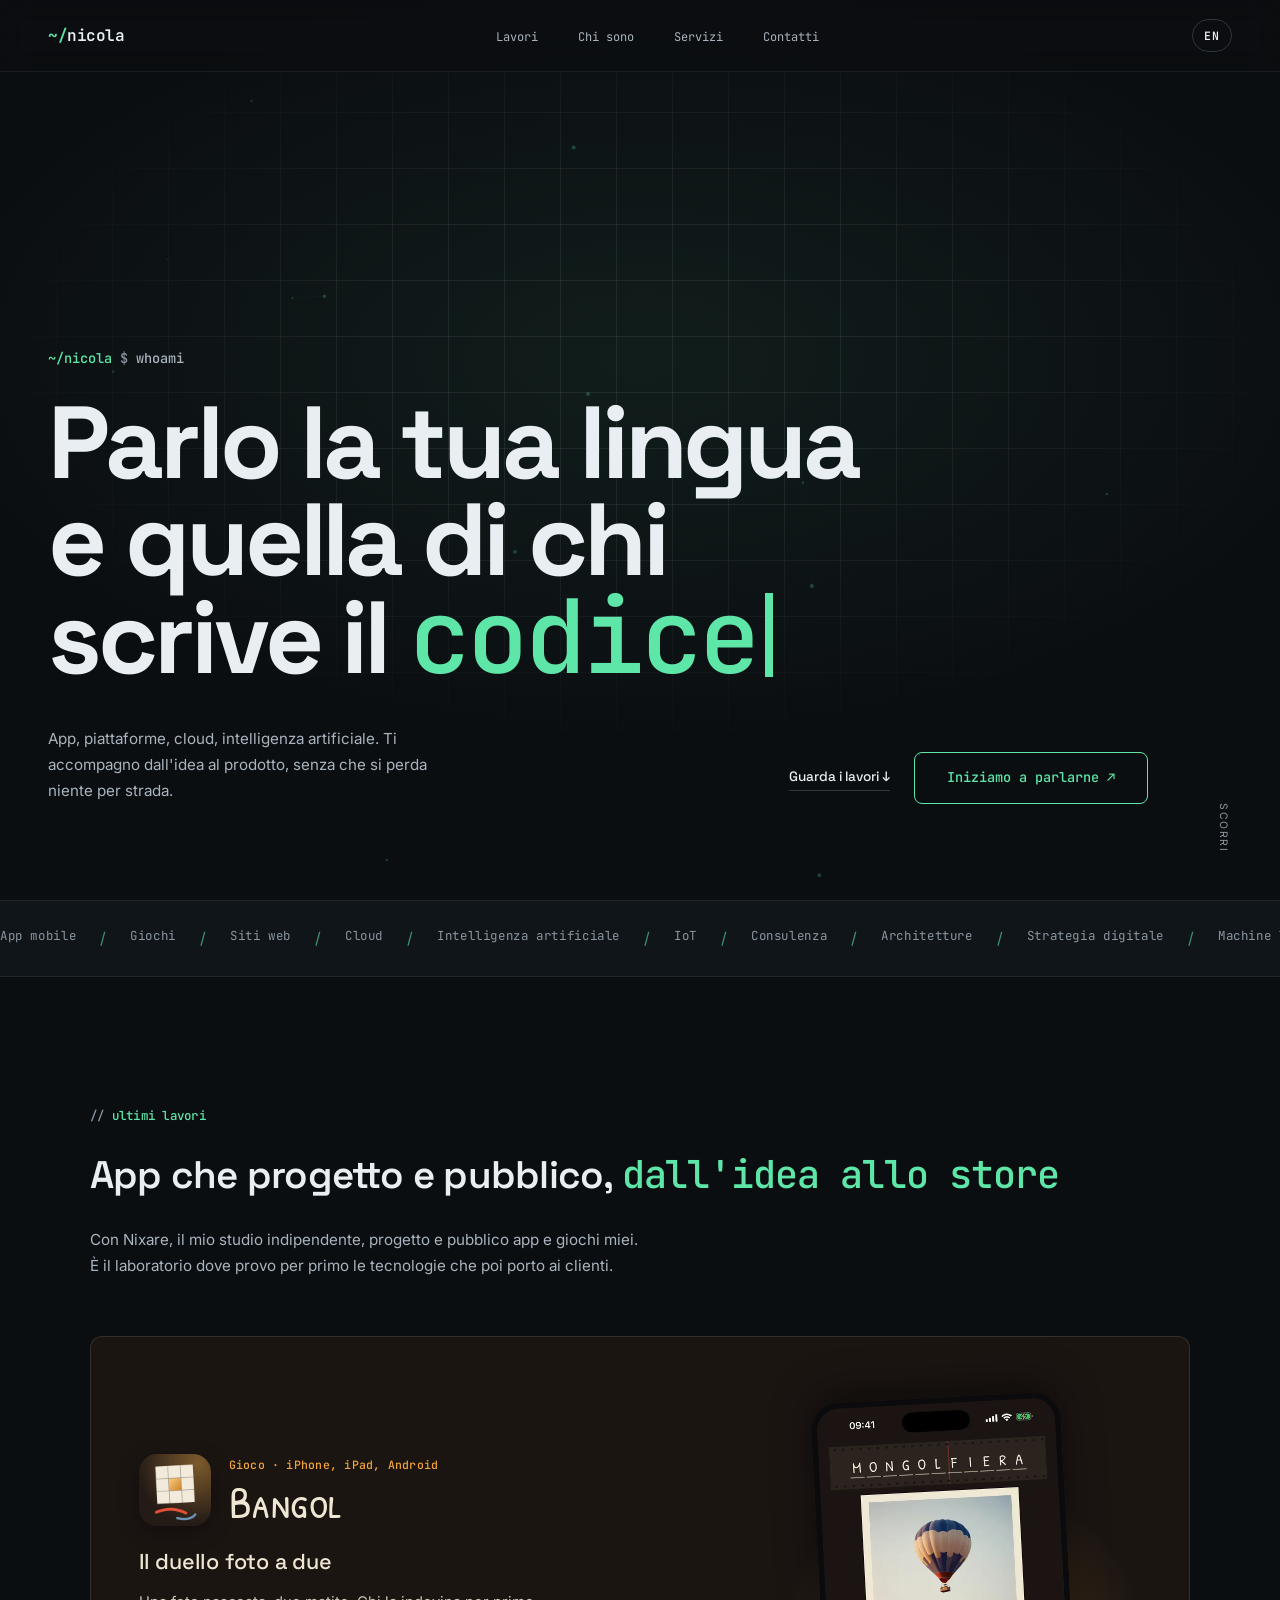
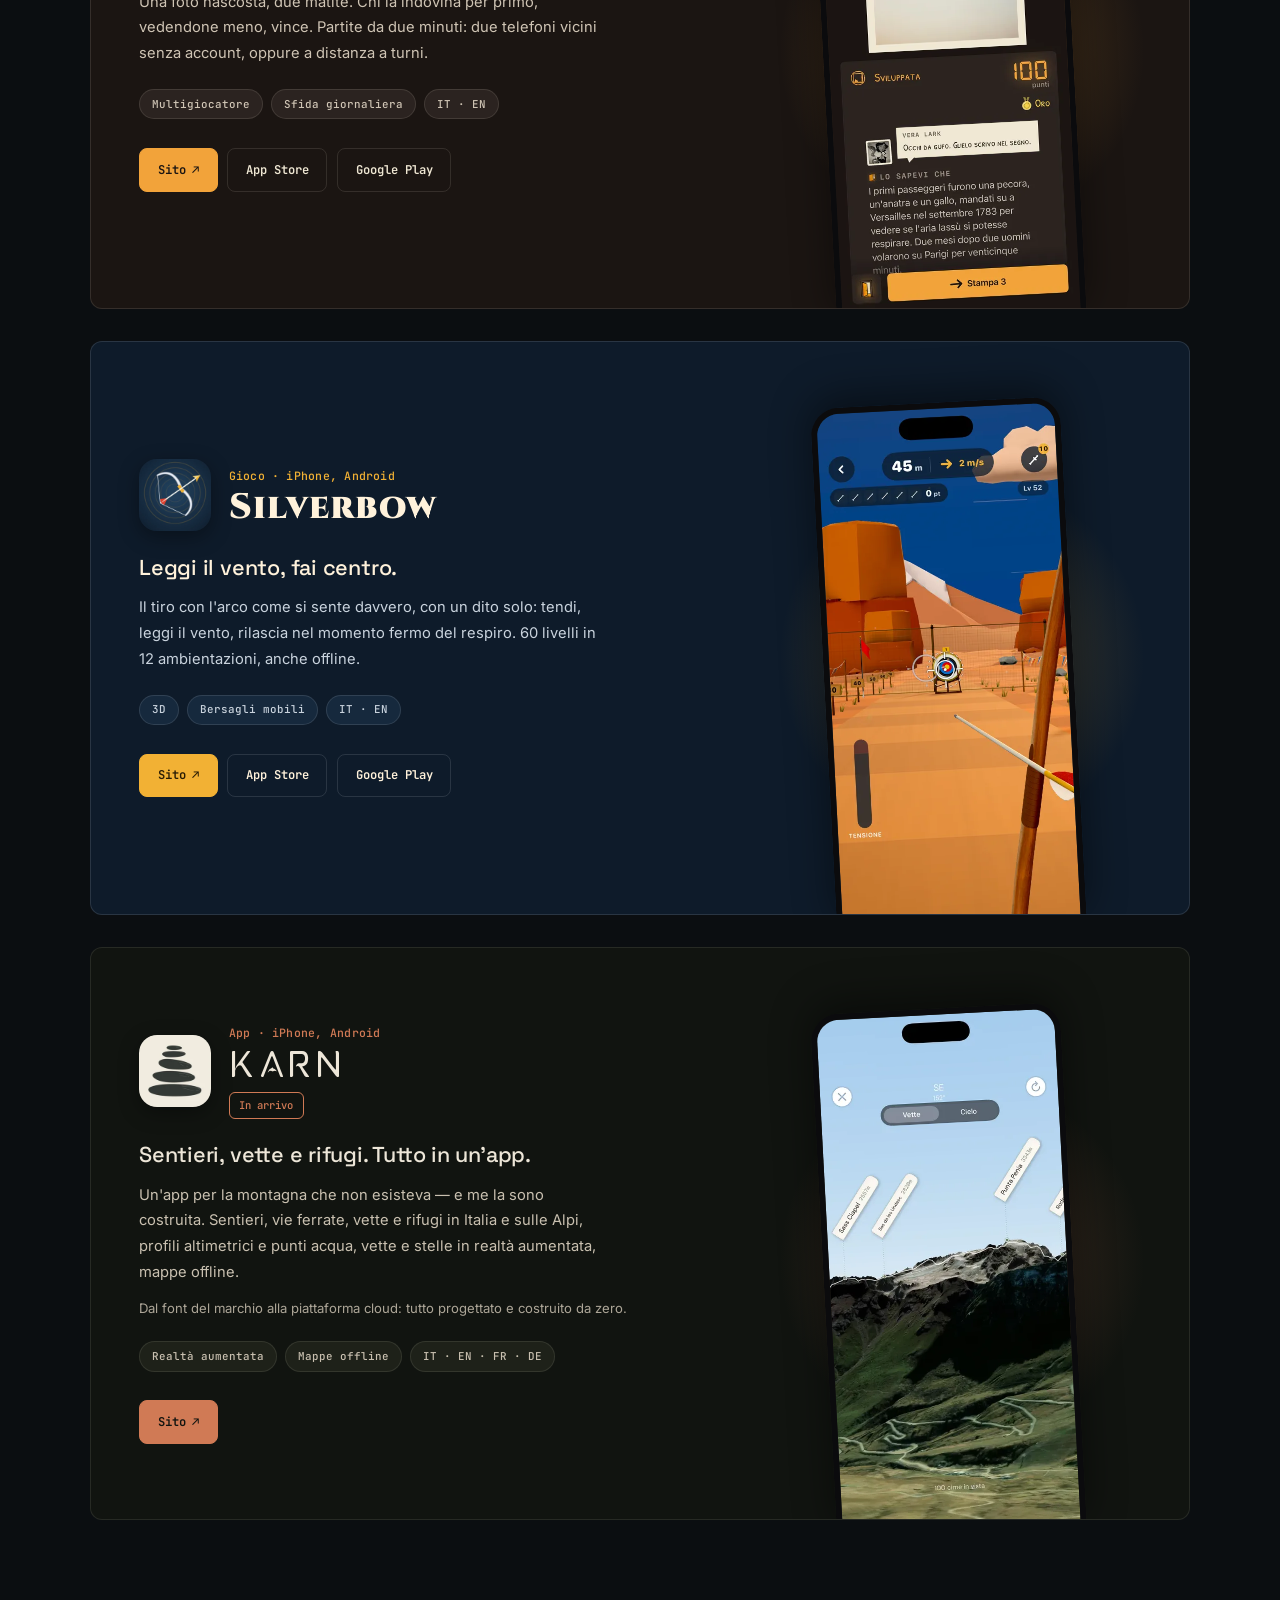
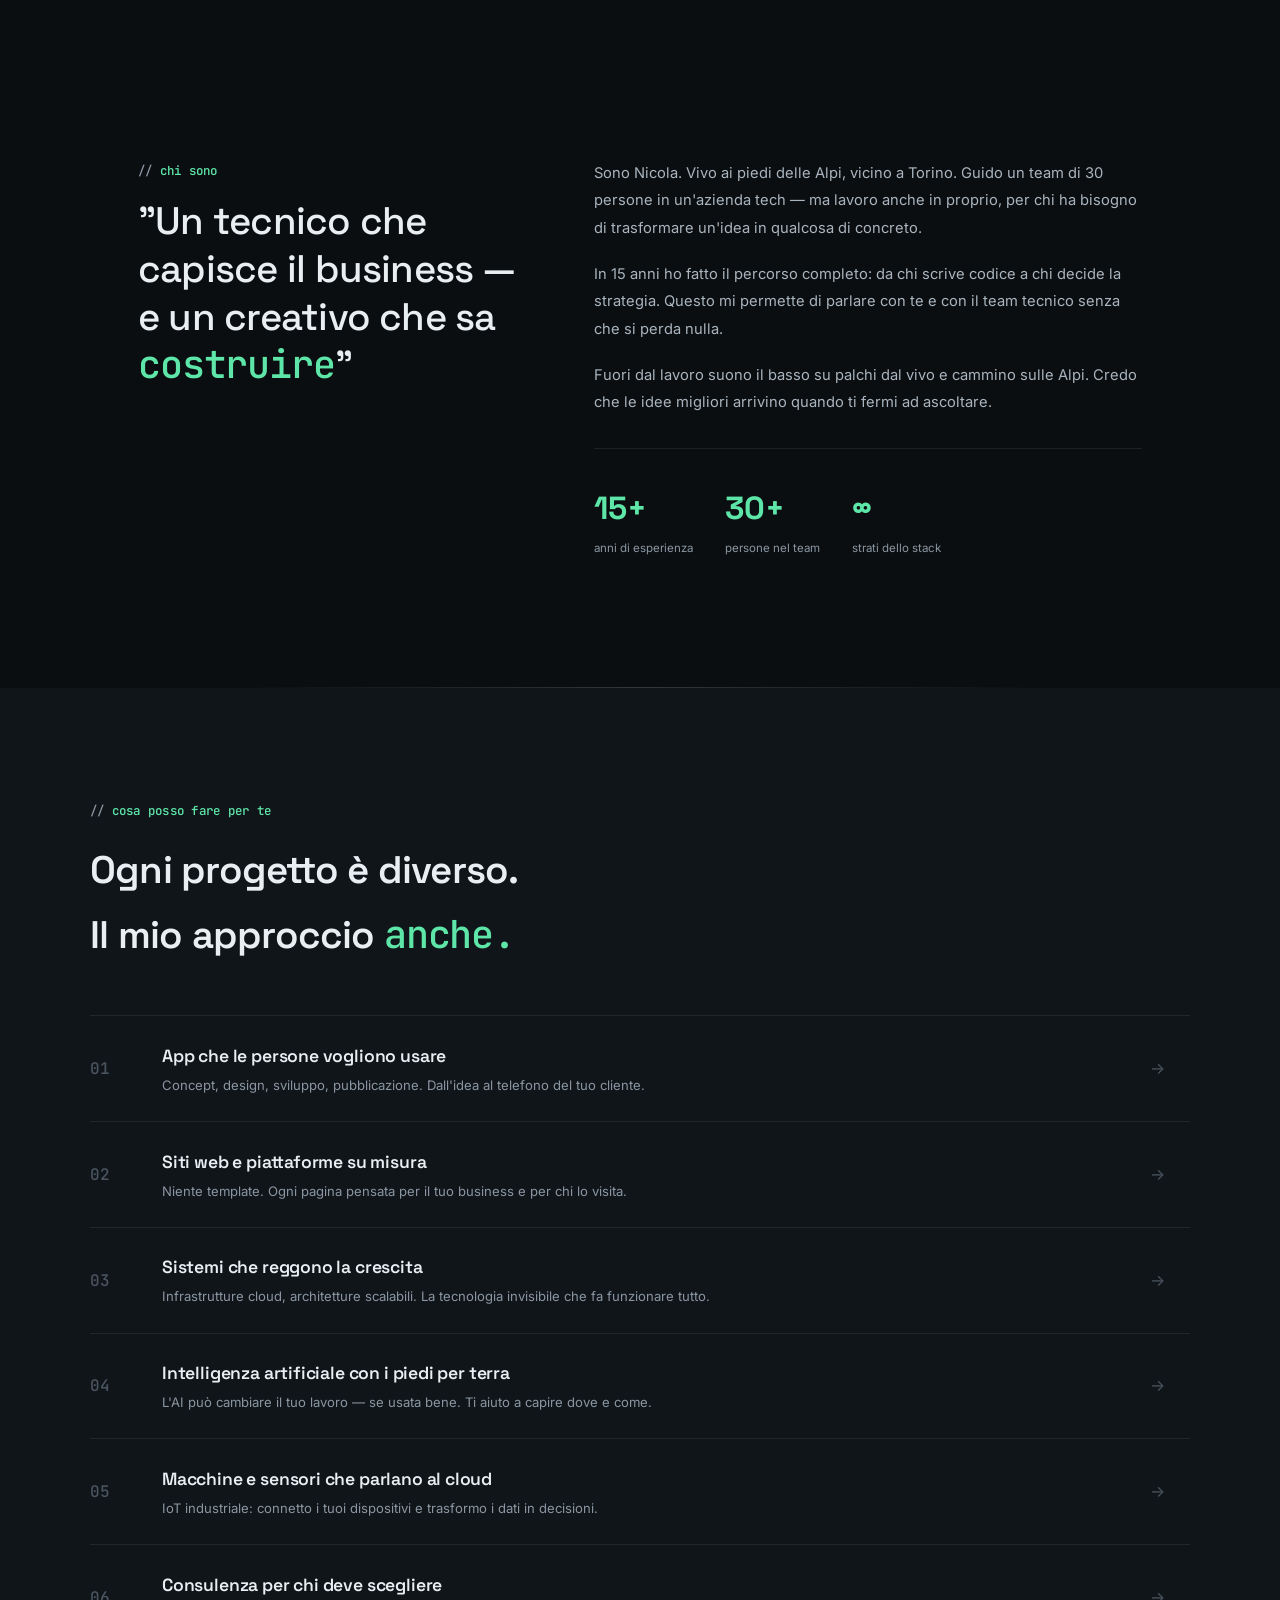
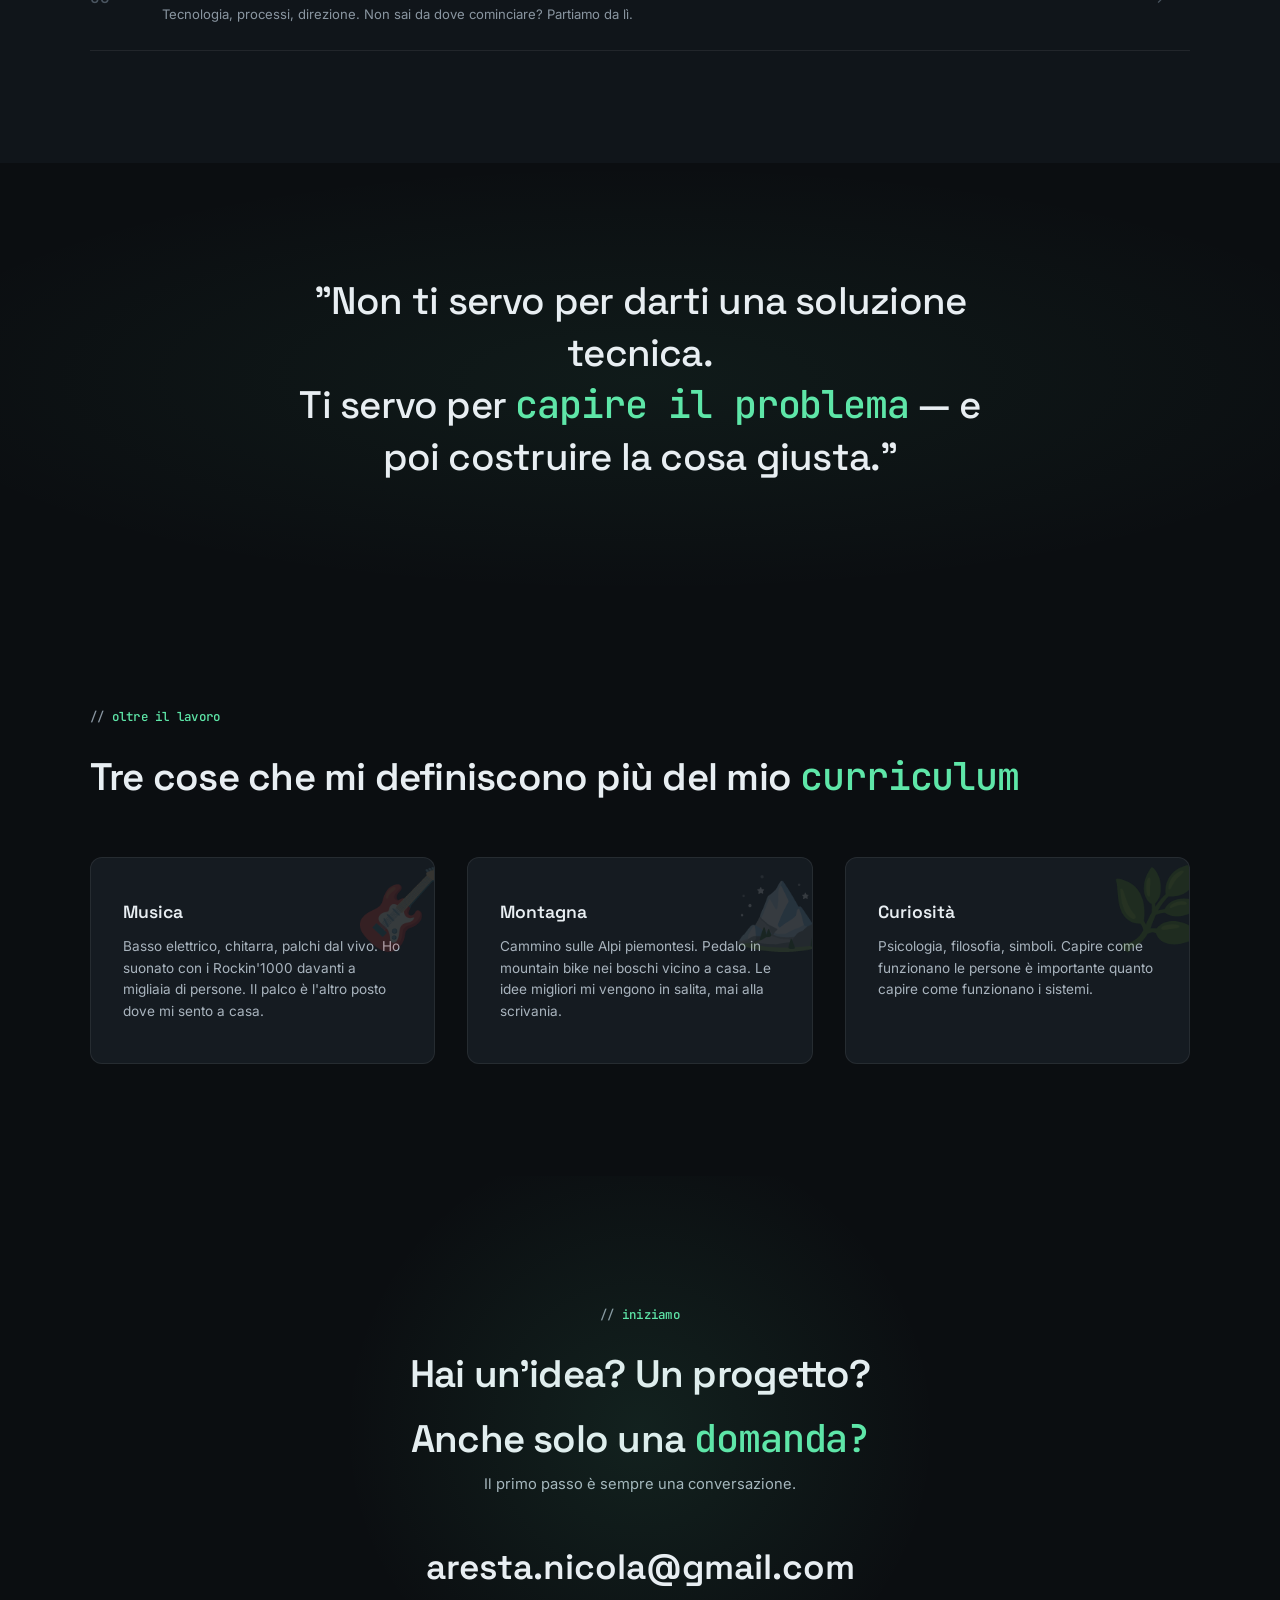
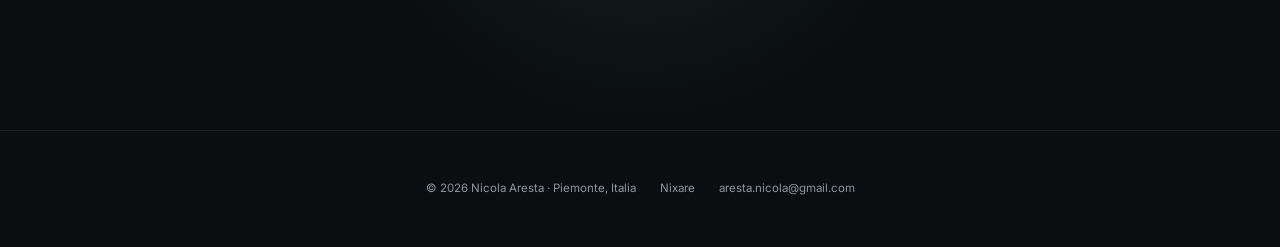
<file: index.html>
<!DOCTYPE html><html lang="it"><head><meta charset="UTF-8"><meta name="viewport" content="width=device-width, initial-scale=1.0"><meta name="generator" content="Astro v7.2.9"><title>Nicola Aresta — App, piattaforme e intelligenza artificiale</title><meta name="description" content="Parlo la tua lingua e quella di chi scrive il codice. App, piattaforme, cloud, AI e IoT: ti accompagno dall'idea al prodotto, senza perdere niente per strada."><link rel="canonical" href="https://nixare.github.io/"><link rel="alternate" hreflang="it" href="https://nixare.github.io/"><link rel="alternate" hreflang="en" href="https://nixare.github.io/en/"><link rel="alternate" hreflang="x-default" href="https://nixare.github.io/"><meta name="robots" content="index, follow"><meta name="author" content="Nicola Aresta"><meta name="theme-color" content="#0B0E11"><meta name="color-scheme" content="dark"><link rel="icon" type="image/svg+xml" href="/favicon.svg"><link rel="apple-touch-icon" href="/apple-touch-icon.png"><link rel="sitemap" href="/sitemap-index.xml"><meta property="og:type" content="website"><meta property="og:site_name" content="Nicola Aresta"><meta property="og:locale" content="it_IT"><meta property="og:locale:alternate" content="en_GB"><meta property="og:url" content="https://nixare.github.io/"><meta property="og:title" content="Nicola Aresta — App, piattaforme e intelligenza artificiale"><meta property="og:description" content="Parlo la tua lingua e quella di chi scrive il codice. App, piattaforme, cloud, AI e IoT: ti accompagno dall'idea al prodotto, senza perdere niente per strada."><meta property="og:image" content="https://nixare.github.io/og-image.png"><meta property="og:image:width" content="1200"><meta property="og:image:height" content="630"><meta property="og:image:alt" content="Nicola Aresta — Parlo la tua lingua e quella di chi scrive il codice"><meta name="twitter:card" content="summary_large_image"><meta name="twitter:title" content="Nicola Aresta — App, piattaforme e intelligenza artificiale"><meta name="twitter:description" content="Parlo la tua lingua e quella di chi scrive il codice. App, piattaforme, cloud, AI e IoT: ti accompagno dall'idea al prodotto, senza perdere niente per strada."><meta name="twitter:image" content="https://nixare.github.io/og-image.png"><link rel="preload" href="/fonts/Cinzel.woff2" as="font" type="font/woff2" crossorigin><link rel="preload" href="/fonts/KarnHorizon.woff2" as="font" type="font/woff2" crossorigin><link rel="preload" href="/fonts/PatrickHandSC-Regular.woff2" as="font" type="font/woff2" crossorigin><link rel="preconnect" href="https://fonts.googleapis.com"><link rel="preconnect" href="https://fonts.gstatic.com" crossorigin><link rel="stylesheet" href="https://fonts.googleapis.com/css2?family=Space+Grotesk:wght@400;500;600;700&family=Inter:wght@400;500&family=JetBrains+Mono:wght@400;500;600&display=swap"><script type="application/ld+json">{"@context":"https://schema.org","@type":"Person","name":"Nicola Aresta","url":"https://nixare.github.io/","image":"https://nixare.github.io/og-image.png","email":"aresta.nicola@gmail.com","jobTitle":"Consulente tecnologico e sviluppatore","description":"Parlo la tua lingua e quella di chi scrive il codice. App, piattaforme, cloud, AI e IoT: ti accompagno dall'idea al prodotto, senza perdere niente per strada.","address":{"@type":"PostalAddress","addressRegion":"Piemonte","addressCountry":"IT"},"knowsAbout":["Sviluppo app mobile","Giochi per smartphone","Piattaforme web","Architetture cloud","Intelligenza artificiale","IoT industriale","Consulenza tecnologica"]}</script><link rel="stylesheet" href="/_astro/ScrollReveal.C5GuL-9C.css"></head><body><a href="#contenuto" class="skip-link">Vai al contenuto</a><nav class="nav" id="site-nav" data-open-label="Apri il menu" data-close-label="Chiudi il menu" data-astro-cid-wpvy4v7s><div class="nav-bar" data-astro-cid-wpvy4v7s><a href="#top" class="nav-name font-mono" data-astro-cid-wpvy4v7s><span class="accent" data-astro-cid-wpvy4v7s>~/</span>nicola</a><ul class="nav-links" data-astro-cid-wpvy4v7s><li data-astro-cid-wpvy4v7s><a href="#lavori" data-astro-cid-wpvy4v7s>Lavori</a></li><li data-astro-cid-wpvy4v7s><a href="#chi-sono" data-astro-cid-wpvy4v7s>Chi sono</a></li><li data-astro-cid-wpvy4v7s><a href="#servizi" data-astro-cid-wpvy4v7s>Servizi</a></li><li data-astro-cid-wpvy4v7s><a href="#contatti" data-astro-cid-wpvy4v7s>Contatti</a></li></ul><div class="nav-right" data-astro-cid-wpvy4v7s><a href="/en/" hreflang="en" lang="en" class="nav-lang" aria-label="English" data-astro-cid-wpvy4v7s>EN</a><button type="button" class="nav-toggle" id="nav-toggle" aria-expanded="false" aria-controls="nav-menu" aria-label="Apri il menu" data-astro-cid-wpvy4v7s><span class="bar" data-astro-cid-wpvy4v7s></span><span class="bar" data-astro-cid-wpvy4v7s></span></button></div></div><div class="nav-menu" id="nav-menu" hidden data-astro-cid-wpvy4v7s><ul data-astro-cid-wpvy4v7s><li data-astro-cid-wpvy4v7s><a href="#lavori" data-astro-cid-wpvy4v7s>Lavori</a></li><li data-astro-cid-wpvy4v7s><a href="#chi-sono" data-astro-cid-wpvy4v7s>Chi sono</a></li><li data-astro-cid-wpvy4v7s><a href="#servizi" data-astro-cid-wpvy4v7s>Servizi</a></li><li data-astro-cid-wpvy4v7s><a href="#contatti" data-astro-cid-wpvy4v7s>Contatti</a></li></ul><a href="mailto:aresta.nicola@gmail.com" class="nav-menu-mail font-display" data-astro-cid-wpvy4v7s>aresta.nicola@gmail.com</a></div></nav><script type="module">var e=document.getElementById(`site-nav`),t=document.getElementById(`nav-toggle`),n=document.getElementById(`nav-menu`);function r(r){e.classList.toggle(`open`,r),t.setAttribute(`aria-expanded`,String(r)),t.setAttribute(`aria-label`,(r?e.dataset.closeLabel:e.dataset.openLabel)??``),document.body.style.overflow=r?`hidden`:``,r?n.hidden=!1:window.setTimeout(()=>{e.classList.contains(`open`)||(n.hidden=!0)},300)}t.addEventListener(`click`,()=>{r(t.getAttribute(`aria-expanded`)!==`true`)}),n.addEventListener(`click`,e=>{e.target.closest(`a`)&&r(!1)}),document.addEventListener(`keydown`,n=>{n.key===`Escape`&&e.classList.contains(`open`)&&(r(!1),t.focus())}),window.matchMedia(`(min-width: 901px)`).addEventListener(`change`,t=>{t.matches&&e.classList.contains(`open`)&&r(!1)});</script><main id="contenuto"><section class="hero" id="top" data-astro-cid-ge2uvauf><canvas id="heroCanvas" aria-hidden="true" data-astro-cid-ge2uvauf></canvas><div class="hero-bg" data-astro-cid-ge2uvauf></div><div class="hero-grid" aria-hidden="true" data-astro-cid-ge2uvauf></div><div class="hero-inner" data-astro-cid-ge2uvauf><p class="hero-prompt font-mono" aria-hidden="true" data-astro-cid-ge2uvauf><span class="accent" data-astro-cid-ge2uvauf>~/nicola</span> <span class="dim" data-astro-cid-ge2uvauf>$</span> whoami</p><h1 class="hero-title font-display" data-astro-cid-ge2uvauf>Parlo la tua lingua<br data-astro-cid-ge2uvauf>e quella di chi<br data-astro-cid-ge2uvauf>scrive il <em class="font-mono accent" data-astro-cid-ge2uvauf>codice</em><span class="cursor" aria-hidden="true" data-astro-cid-ge2uvauf></span></h1><div class="hero-bottom hero-bottom-flex" data-astro-cid-ge2uvauf><p class="hero-desc" data-astro-cid-ge2uvauf>App, piattaforme, cloud, intelligenza artificiale. Ti accompagno dall&#39;idea al prodotto, senza che si perda niente per strada.</p><div class="hero-actions" data-astro-cid-ge2uvauf><a href="#lavori" class="hero-link font-display" data-astro-cid-ge2uvauf>Guarda i lavori ↓</a><a href="#contatti" class="hero-cta font-display" data-astro-cid-ge2uvauf>Iniziamo a parlarne ↗</a></div></div></div><div class="hero-scroll hide-mobile" aria-hidden="true" data-astro-cid-ge2uvauf>scorri</div></section><script type="module">var e=document.getElementById(`heroCanvas`),t=document.querySelector(`.hero`);if(e&&t){let n=e.getContext(`2d`),r=window.matchMedia(`(prefers-reduced-motion: reduce)`),i=0,a=0,o=0,s=!0,c=[];function l(){return{x:Math.random()*i,y:Math.random()*a,vx:(Math.random()-.5)*.08,vy:(Math.random()-.5)*.08,r:Math.random()*1.5+.5}}function u(){let t=Math.min(devicePixelRatio||1,2),r=i,o=a;if(i=e.offsetWidth,a=e.offsetHeight,e.width=Math.round(i*t),e.height=Math.round(a*t),n.setTransform(t,0,0,t,0,0),!c.length)c=Array.from({length:20},l);else if(r&&o){let e=i/r,t=a/o;c.forEach(n=>{n.x*=e,n.y*=t})}}function d(){n.clearRect(0,0,i,a);for(let e of c)e.x+=e.vx,e.y+=e.vy,e.x<0&&(e.x=i),e.x>i&&(e.x=0),e.y<0&&(e.y=a),e.y>a&&(e.y=0),n.beginPath(),n.arc(e.x,e.y,e.r,0,Math.PI*2),n.fillStyle=`rgba(94,230,168,0.35)`,n.fill();for(let e=0;e<c.length;e++)for(let t=e+1;t<c.length;t++){let r=c[e].x-c[t].x,i=c[e].y-c[t].y,a=Math.hypot(r,i);a<180&&(n.beginPath(),n.strokeStyle=`rgba(94,230,168,${.12*(1-a/180)})`,n.lineWidth=.5,n.moveTo(c[e].x,c[e].y),n.lineTo(c[t].x,c[t].y),n.stroke())}}function f(){d(),o=requestAnimationFrame(f)}function p(){o||r.matches||(o=requestAnimationFrame(f))}function m(){o&&=(cancelAnimationFrame(o),0)}function h(){s&&!document.hidden&&!r.matches?p():m()}u(),d(),window.addEventListener(`resize`,()=>{u(),o||d()}),document.addEventListener(`visibilitychange`,h),r.addEventListener(`change`,h),new IntersectionObserver(([e])=>{s=e.isIntersecting,h()}).observe(t),h()}</script><div class="marquee" aria-hidden="true" data-astro-cid-543bmuqs><div class="marquee-track" data-astro-cid-543bmuqs><span class="marquee-item" data-astro-cid-543bmuqs>App mobile</span><span class="marquee-dot" data-astro-cid-543bmuqs>/</span><span class="marquee-item" data-astro-cid-543bmuqs>Giochi</span><span class="marquee-dot" data-astro-cid-543bmuqs>/</span><span class="marquee-item" data-astro-cid-543bmuqs>Siti web</span><span class="marquee-dot" data-astro-cid-543bmuqs>/</span><span class="marquee-item" data-astro-cid-543bmuqs>Cloud</span><span class="marquee-dot" data-astro-cid-543bmuqs>/</span><span class="marquee-item" data-astro-cid-543bmuqs>Intelligenza artificiale</span><span class="marquee-dot" data-astro-cid-543bmuqs>/</span><span class="marquee-item" data-astro-cid-543bmuqs>IoT</span><span class="marquee-dot" data-astro-cid-543bmuqs>/</span><span class="marquee-item" data-astro-cid-543bmuqs>Consulenza</span><span class="marquee-dot" data-astro-cid-543bmuqs>/</span><span class="marquee-item" data-astro-cid-543bmuqs>Architetture</span><span class="marquee-dot" data-astro-cid-543bmuqs>/</span><span class="marquee-item" data-astro-cid-543bmuqs>Strategia digitale</span><span class="marquee-dot" data-astro-cid-543bmuqs>/</span><span class="marquee-item" data-astro-cid-543bmuqs>Machine learning</span><span class="marquee-dot" data-astro-cid-543bmuqs>/</span><span class="marquee-item" data-astro-cid-543bmuqs>App mobile</span><span class="marquee-dot" data-astro-cid-543bmuqs>/</span><span class="marquee-item" data-astro-cid-543bmuqs>Giochi</span><span class="marquee-dot" data-astro-cid-543bmuqs>/</span><span class="marquee-item" data-astro-cid-543bmuqs>Siti web</span><span class="marquee-dot" data-astro-cid-543bmuqs>/</span><span class="marquee-item" data-astro-cid-543bmuqs>Cloud</span><span class="marquee-dot" data-astro-cid-543bmuqs>/</span><span class="marquee-item" data-astro-cid-543bmuqs>Intelligenza artificiale</span><span class="marquee-dot" data-astro-cid-543bmuqs>/</span><span class="marquee-item" data-astro-cid-543bmuqs>IoT</span><span class="marquee-dot" data-astro-cid-543bmuqs>/</span><span class="marquee-item" data-astro-cid-543bmuqs>Consulenza</span><span class="marquee-dot" data-astro-cid-543bmuqs>/</span><span class="marquee-item" data-astro-cid-543bmuqs>Architetture</span><span class="marquee-dot" data-astro-cid-543bmuqs>/</span><span class="marquee-item" data-astro-cid-543bmuqs>Strategia digitale</span><span class="marquee-dot" data-astro-cid-543bmuqs>/</span><span class="marquee-item" data-astro-cid-543bmuqs>Machine learning</span><span class="marquee-dot" data-astro-cid-543bmuqs>/</span></div></div><section class="work pad-mobile" id="lavori" data-astro-cid-t3eiqlen><div class="work-header" data-astro-cid-t3eiqlen><div class="label reveal" data-astro-cid-t3eiqlen>Ultimi lavori</div><h2 class="sec-title reveal" data-astro-cid-t3eiqlen>App che progetto e pubblico, <em class="font-mono accent" data-astro-cid-t3eiqlen>dall&#39;idea allo store</em></h2><p class="work-intro reveal" data-astro-cid-t3eiqlen>Con Nixare, il mio studio indipendente, progetto e pubblico app e giochi miei. È il laboratorio dove provo per primo le tecnologie che poi porto ai clienti.</p></div><div class="work-list" data-astro-cid-t3eiqlen><article class="app app-bangol reveal" aria-labelledby="app-bangol" data-astro-cid-t3eiqlen><div class="app-text" data-astro-cid-t3eiqlen><div class="app-head" data-astro-cid-t3eiqlen><img class="app-icon" src="/work/bangol/icon.webp" alt="" width="72" height="72" loading="lazy" decoding="async" data-astro-cid-t3eiqlen><div data-astro-cid-t3eiqlen><p class="app-kicker" data-astro-cid-t3eiqlen>Gioco · iPhone, iPad, Android</p><h3 class="app-name f-marker" id="app-bangol" data-astro-cid-t3eiqlen>Bangol</h3></div></div><p class="app-tagline" data-astro-cid-t3eiqlen>Il duello foto a due</p><p class="app-desc" data-astro-cid-t3eiqlen>Una foto nascosta, due matite. Chi la indovina per primo, vedendone meno, vince. Partite da due minuti: due telefoni vicini senza account, oppure a distanza a turni.</p><ul class="app-tags" data-astro-cid-t3eiqlen><li data-astro-cid-t3eiqlen>Multigiocatore</li><li data-astro-cid-t3eiqlen>Sfida giornaliera</li><li data-astro-cid-t3eiqlen>IT · EN</li></ul><div class="app-links" data-astro-cid-t3eiqlen><a class="btn btn-solid" href="https://nixare.github.io/bangol-site/" data-astro-cid-t3eiqlen>Sito <span aria-hidden="true" data-astro-cid-t3eiqlen>↗</span></a><a class="btn" href="https://apps.apple.com/app/id6811360804" rel="noopener" data-astro-cid-t3eiqlen>App Store</a><a class="btn" href="https://play.google.com/store/apps/details?id=com.nixare.bangol" rel="noopener" data-astro-cid-t3eiqlen>Google Play</a></div></div><div class="app-visual" data-astro-cid-t3eiqlen><div class="glow-disc" data-astro-cid-t3eiqlen></div><img class="phone" src="/work/bangol/shot-it.webp" alt="Schermata di Bangol" width="460" height="1000" loading="lazy" decoding="async" data-astro-cid-t3eiqlen></div></article><article class="app app-silverbow reveal" aria-labelledby="app-silverbow" data-astro-cid-t3eiqlen><div class="app-text" data-astro-cid-t3eiqlen><div class="app-head" data-astro-cid-t3eiqlen><img class="app-icon" src="/work/silverbow/icon.webp" alt="" width="72" height="72" loading="lazy" decoding="async" data-astro-cid-t3eiqlen><div data-astro-cid-t3eiqlen><p class="app-kicker" data-astro-cid-t3eiqlen>Gioco · iPhone, Android</p><h3 class="app-name f-cinzel" id="app-silverbow" data-astro-cid-t3eiqlen>Silverbow</h3></div></div><p class="app-tagline" data-astro-cid-t3eiqlen>Leggi il vento, fai centro.</p><p class="app-desc" data-astro-cid-t3eiqlen>Il tiro con l&#39;arco come si sente davvero, con un dito solo: tendi, leggi il vento, rilascia nel momento fermo del respiro. 60 livelli in 12 ambientazioni, anche offline.</p><ul class="app-tags" data-astro-cid-t3eiqlen><li data-astro-cid-t3eiqlen>3D</li><li data-astro-cid-t3eiqlen>Bersagli mobili</li><li data-astro-cid-t3eiqlen>IT · EN</li></ul><div class="app-links" data-astro-cid-t3eiqlen><a class="btn btn-solid" href="https://nixare.github.io/silverbow-site/" data-astro-cid-t3eiqlen>Sito <span aria-hidden="true" data-astro-cid-t3eiqlen>↗</span></a><a class="btn" href="https://apps.apple.com/app/id6830253870" rel="noopener" data-astro-cid-t3eiqlen>App Store</a><a class="btn" href="https://play.google.com/store/apps/details?id=com.nixare.silverbow" rel="noopener" data-astro-cid-t3eiqlen>Google Play</a></div></div><div class="app-visual" data-astro-cid-t3eiqlen><div class="glow-disc" data-astro-cid-t3eiqlen></div><img class="phone" src="/work/silverbow/shot-it.webp" alt="Schermata di Silverbow" width="460" height="1000" loading="lazy" decoding="async" data-astro-cid-t3eiqlen></div></article><article class="app app-karn reveal" aria-labelledby="app-karn" data-astro-cid-t3eiqlen><div class="app-text" data-astro-cid-t3eiqlen><div class="app-head" data-astro-cid-t3eiqlen><img class="app-icon" src="/work/karn/icon.webp" alt="" width="72" height="72" loading="lazy" decoding="async" data-astro-cid-t3eiqlen><div data-astro-cid-t3eiqlen><p class="app-kicker" data-astro-cid-t3eiqlen>App · iPhone, Android</p><h3 class="app-name f-karn" id="app-karn" data-astro-cid-t3eiqlen>Karn</h3><span class="app-soon" data-astro-cid-t3eiqlen>In arrivo</span></div></div><p class="app-tagline" data-astro-cid-t3eiqlen>Sentieri, vette e rifugi. Tutto in un&#39;app.</p><p class="app-desc" data-astro-cid-t3eiqlen>Un&#39;app per la montagna che non esisteva — e me la sono costruita. Sentieri, vie ferrate, vette e rifugi in Italia e sulle Alpi, profili altimetrici e punti acqua, vette e stelle in realtà aumentata, mappe offline.</p><p class="app-sub" data-astro-cid-t3eiqlen>Dal font del marchio alla piattaforma cloud: tutto progettato e costruito da zero.</p><ul class="app-tags" data-astro-cid-t3eiqlen><li data-astro-cid-t3eiqlen>Realtà aumentata</li><li data-astro-cid-t3eiqlen>Mappe offline</li><li data-astro-cid-t3eiqlen>IT · EN · FR · DE</li></ul><div class="app-links" data-astro-cid-t3eiqlen><a class="btn btn-solid" href="https://karntrails.com/it/" data-astro-cid-t3eiqlen>Sito <span aria-hidden="true" data-astro-cid-t3eiqlen>↗</span></a></div></div><div class="app-visual" data-astro-cid-t3eiqlen><div class="glow-disc" data-astro-cid-t3eiqlen></div><img class="phone" src="/work/karn/shot-it.webp" alt="Schermata di Karn" width="460" height="1000" loading="lazy" decoding="async" data-astro-cid-t3eiqlen></div></article></div></section><section class="about grid-collapse pad-mobile" id="chi-sono" data-astro-cid-oxgmilyn><div class="about-left reveal-left" data-astro-cid-oxgmilyn><div class="label" data-astro-cid-oxgmilyn>Chi sono</div><p class="big-quote font-display" data-astro-cid-oxgmilyn>&quot;Un tecnico che capisce il business — e un creativo che sa <em class="accent" data-astro-cid-oxgmilyn>costruire</em>&quot;</p></div><div class="about-right reveal-right" data-astro-cid-oxgmilyn><p data-astro-cid-oxgmilyn>Sono Nicola. Vivo ai piedi delle Alpi, vicino a Torino. Guido un team di 30 persone in un&#39;azienda tech — ma lavoro anche in proprio, per chi ha bisogno di trasformare un&#39;idea in qualcosa di concreto.</p><p data-astro-cid-oxgmilyn>In 15 anni ho fatto il percorso completo: da chi scrive codice a chi decide la strategia. Questo mi permette di parlare con te e con il team tecnico senza che si perda nulla.</p><p data-astro-cid-oxgmilyn>Fuori dal lavoro suono il basso su palchi dal vivo e cammino sulle Alpi. Credo che le idee migliori arrivino quando ti fermi ad ascoltare.</p><div class="about-nums" data-astro-cid-oxgmilyn><div class="n-item" data-astro-cid-oxgmilyn><div class="n font-display" data-count="15" data-astro-cid-oxgmilyn>15+</div><div class="nl" data-astro-cid-oxgmilyn>anni di esperienza</div></div><div class="n-item" data-astro-cid-oxgmilyn><div class="n font-display" data-count="30" data-astro-cid-oxgmilyn>30+</div><div class="nl" data-astro-cid-oxgmilyn>persone nel team</div></div><div class="n-item" data-astro-cid-oxgmilyn><div class="n font-display" data-astro-cid-oxgmilyn>∞</div><div class="nl" data-astro-cid-oxgmilyn>strati dello stack</div></div></div></div></section><script type="module">var e=new IntersectionObserver(t=>{t.forEach(t=>{if(t.isIntersecting){let n=t.target,r=parseInt(n.dataset.count||`0`),i=0,a=()=>{if(i+=Math.ceil(r/25),i>=r){n.textContent=r+`+`;return}n.textContent=String(i),requestAnimationFrame(a)};a(),e.unobserve(n)}})},{threshold:.5});document.querySelectorAll(`[data-count]`).forEach(t=>e.observe(t));</script><div class="divider"></div><section class="services pad-mobile" id="servizi" data-astro-cid-lesv7jgp><div class="svc-header" data-astro-cid-lesv7jgp><div class="label reveal" data-astro-cid-lesv7jgp>Cosa posso fare per te</div><h2 class="sec-title reveal" data-astro-cid-lesv7jgp>Ogni progetto è diverso.<br data-astro-cid-lesv7jgp>Il mio approccio <em class="font-mono accent" data-astro-cid-lesv7jgp>anche.</em></h2></div><div class="svc-wrap" data-astro-cid-lesv7jgp><div class="svc-item reveal" data-astro-cid-lesv7jgp><span class="svc-n font-mono" aria-hidden="true" data-astro-cid-lesv7jgp>01</span><div class="svc-body" data-astro-cid-lesv7jgp><h3 class="font-display" data-astro-cid-lesv7jgp>App che le persone vogliono usare</h3><p data-astro-cid-lesv7jgp>Concept, design, sviluppo, pubblicazione. Dall&#39;idea al telefono del tuo cliente.</p></div><span class="svc-arrow" aria-hidden="true" data-astro-cid-lesv7jgp>→</span></div><div class="svc-item reveal" data-astro-cid-lesv7jgp><span class="svc-n font-mono" aria-hidden="true" data-astro-cid-lesv7jgp>02</span><div class="svc-body" data-astro-cid-lesv7jgp><h3 class="font-display" data-astro-cid-lesv7jgp>Siti web e piattaforme su misura</h3><p data-astro-cid-lesv7jgp>Niente template. Ogni pagina pensata per il tuo business e per chi lo visita.</p></div><span class="svc-arrow" aria-hidden="true" data-astro-cid-lesv7jgp>→</span></div><div class="svc-item reveal" data-astro-cid-lesv7jgp><span class="svc-n font-mono" aria-hidden="true" data-astro-cid-lesv7jgp>03</span><div class="svc-body" data-astro-cid-lesv7jgp><h3 class="font-display" data-astro-cid-lesv7jgp>Sistemi che reggono la crescita</h3><p data-astro-cid-lesv7jgp>Infrastrutture cloud, architetture scalabili. La tecnologia invisibile che fa funzionare tutto.</p></div><span class="svc-arrow" aria-hidden="true" data-astro-cid-lesv7jgp>→</span></div><div class="svc-item reveal" data-astro-cid-lesv7jgp><span class="svc-n font-mono" aria-hidden="true" data-astro-cid-lesv7jgp>04</span><div class="svc-body" data-astro-cid-lesv7jgp><h3 class="font-display" data-astro-cid-lesv7jgp>Intelligenza artificiale con i piedi per terra</h3><p data-astro-cid-lesv7jgp>L&#39;AI può cambiare il tuo lavoro — se usata bene. Ti aiuto a capire dove e come.</p></div><span class="svc-arrow" aria-hidden="true" data-astro-cid-lesv7jgp>→</span></div><div class="svc-item reveal" data-astro-cid-lesv7jgp><span class="svc-n font-mono" aria-hidden="true" data-astro-cid-lesv7jgp>05</span><div class="svc-body" data-astro-cid-lesv7jgp><h3 class="font-display" data-astro-cid-lesv7jgp>Macchine e sensori che parlano al cloud</h3><p data-astro-cid-lesv7jgp>IoT industriale: connetto i tuoi dispositivi e trasformo i dati in decisioni.</p></div><span class="svc-arrow" aria-hidden="true" data-astro-cid-lesv7jgp>→</span></div><div class="svc-item reveal" data-astro-cid-lesv7jgp><span class="svc-n font-mono" aria-hidden="true" data-astro-cid-lesv7jgp>06</span><div class="svc-body" data-astro-cid-lesv7jgp><h3 class="font-display" data-astro-cid-lesv7jgp>Consulenza per chi deve scegliere</h3><p data-astro-cid-lesv7jgp>Tecnologia, processi, direzione. Non sai da dove cominciare? Partiamo da lì.</p></div><span class="svc-arrow" aria-hidden="true" data-astro-cid-lesv7jgp>→</span></div></div></section><section class="statement" data-astro-cid-zx4qcpyt><div class="glow" data-astro-cid-zx4qcpyt></div><blockquote class="reveal font-display" data-astro-cid-zx4qcpyt>&quot;Non ti servo per darti una soluzione tecnica.<br data-astro-cid-zx4qcpyt>Ti servo per <em class="accent" data-astro-cid-zx4qcpyt>capire il problema</em> — e poi costruire la cosa giusta.&quot;</blockquote></section><section class="persona pad-mobile" data-astro-cid-yfgg3kmp><div class="persona-header" data-astro-cid-yfgg3kmp><div class="label reveal" data-astro-cid-yfgg3kmp>Oltre il lavoro</div><h2 class="sec-title reveal" data-astro-cid-yfgg3kmp>Tre cose che mi definiscono più del mio <em class="font-mono accent" data-astro-cid-yfgg3kmp>curriculum</em></h2></div><div class="persona-row grid-collapse" data-astro-cid-yfgg3kmp><div class="p-card reveal" data-astro-cid-yfgg3kmp><div class="p-bg" aria-hidden="true" data-astro-cid-yfgg3kmp>🎸</div><h3 class="font-display" data-astro-cid-yfgg3kmp>Musica</h3><p data-astro-cid-yfgg3kmp>Basso elettrico, chitarra, palchi dal vivo. Ho suonato con i Rockin&#39;1000 davanti a migliaia di persone. Il palco è l&#39;altro posto dove mi sento a casa.</p></div><div class="p-card reveal" data-astro-cid-yfgg3kmp><div class="p-bg" aria-hidden="true" data-astro-cid-yfgg3kmp>🏔️</div><h3 class="font-display" data-astro-cid-yfgg3kmp>Montagna</h3><p data-astro-cid-yfgg3kmp>Cammino sulle Alpi piemontesi. Pedalo in mountain bike nei boschi vicino a casa. Le idee migliori mi vengono in salita, mai alla scrivania.</p></div><div class="p-card reveal" data-astro-cid-yfgg3kmp><div class="p-bg" aria-hidden="true" data-astro-cid-yfgg3kmp>🌿</div><h3 class="font-display" data-astro-cid-yfgg3kmp>Curiosità</h3><p data-astro-cid-yfgg3kmp>Psicologia, filosofia, simboli. Capire come funzionano le persone è importante quanto capire come funzionano i sistemi.</p></div></div></section><section class="contact" id="contatti" data-astro-cid-he3spzz3><div class="glow" data-astro-cid-he3spzz3></div><div class="label reveal" data-astro-cid-he3spzz3>Iniziamo</div><h2 class="sec-title reveal" data-astro-cid-he3spzz3>Hai un&#39;idea? Un progetto?<br data-astro-cid-he3spzz3>Anche solo una <em class="font-mono accent" data-astro-cid-he3spzz3>domanda?</em></h2><p class="c-desc reveal" data-astro-cid-he3spzz3>Il primo passo è sempre una conversazione.</p><a href="mailto:aresta.nicola@gmail.com" class="contact-link reveal font-display" aria-label="Scrivimi a aresta.nicola@gmail.com" data-astro-cid-he3spzz3>aresta.nicola@gmail.com</a></section></main><footer data-astro-cid-jo6i4kqk><span data-astro-cid-jo6i4kqk>© 2026 Nicola Aresta · Piemonte, Italia</span><span data-astro-cid-jo6i4kqk>Nixare</span><a href="mailto:aresta.nicola@gmail.com" data-astro-cid-jo6i4kqk>aresta.nicola@gmail.com</a></footer><script type="module">var e=new IntersectionObserver(e=>{e.forEach(e=>{e.isIntersecting&&e.target.classList.add(`visible`)})},{threshold:.06,rootMargin:`0px 0px 60px 0px`});document.querySelectorAll(`.reveal, .reveal-left, .reveal-right`).forEach(t=>e.observe(t));</script></body></html>
</file>
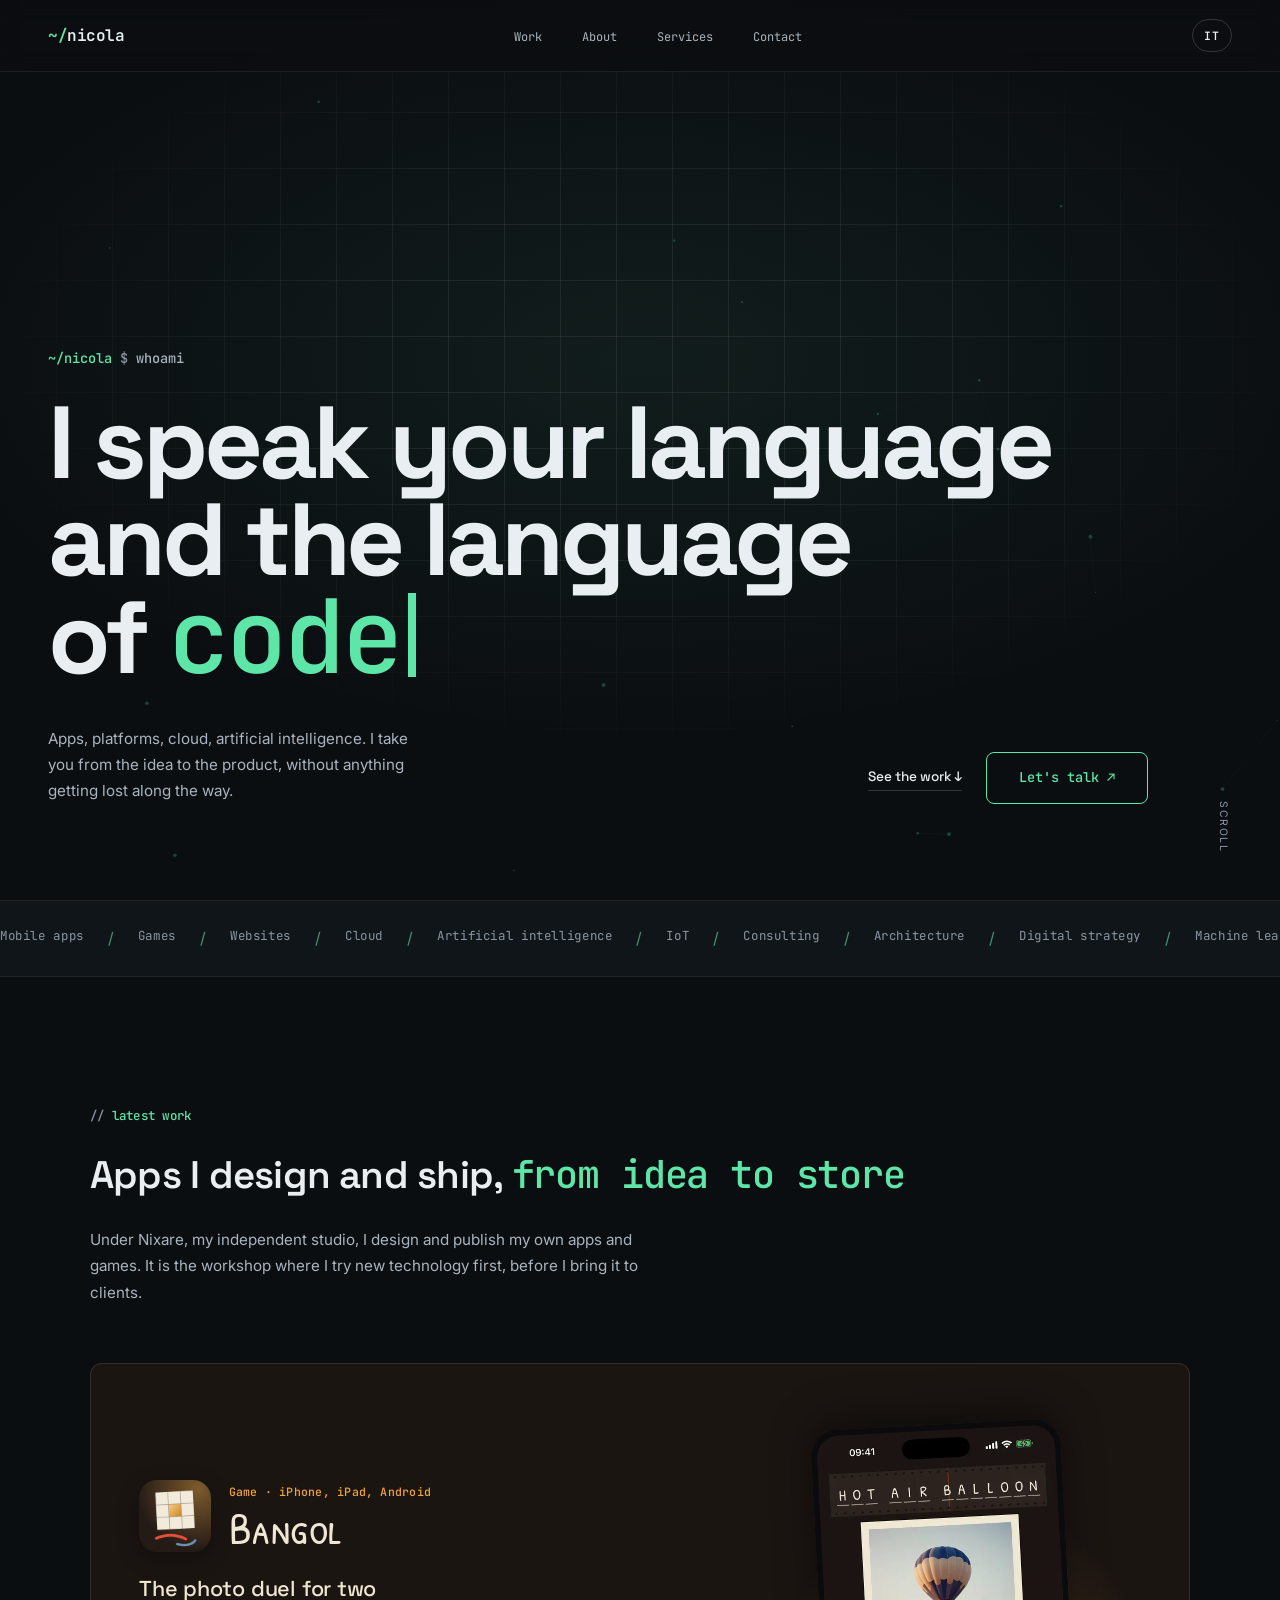
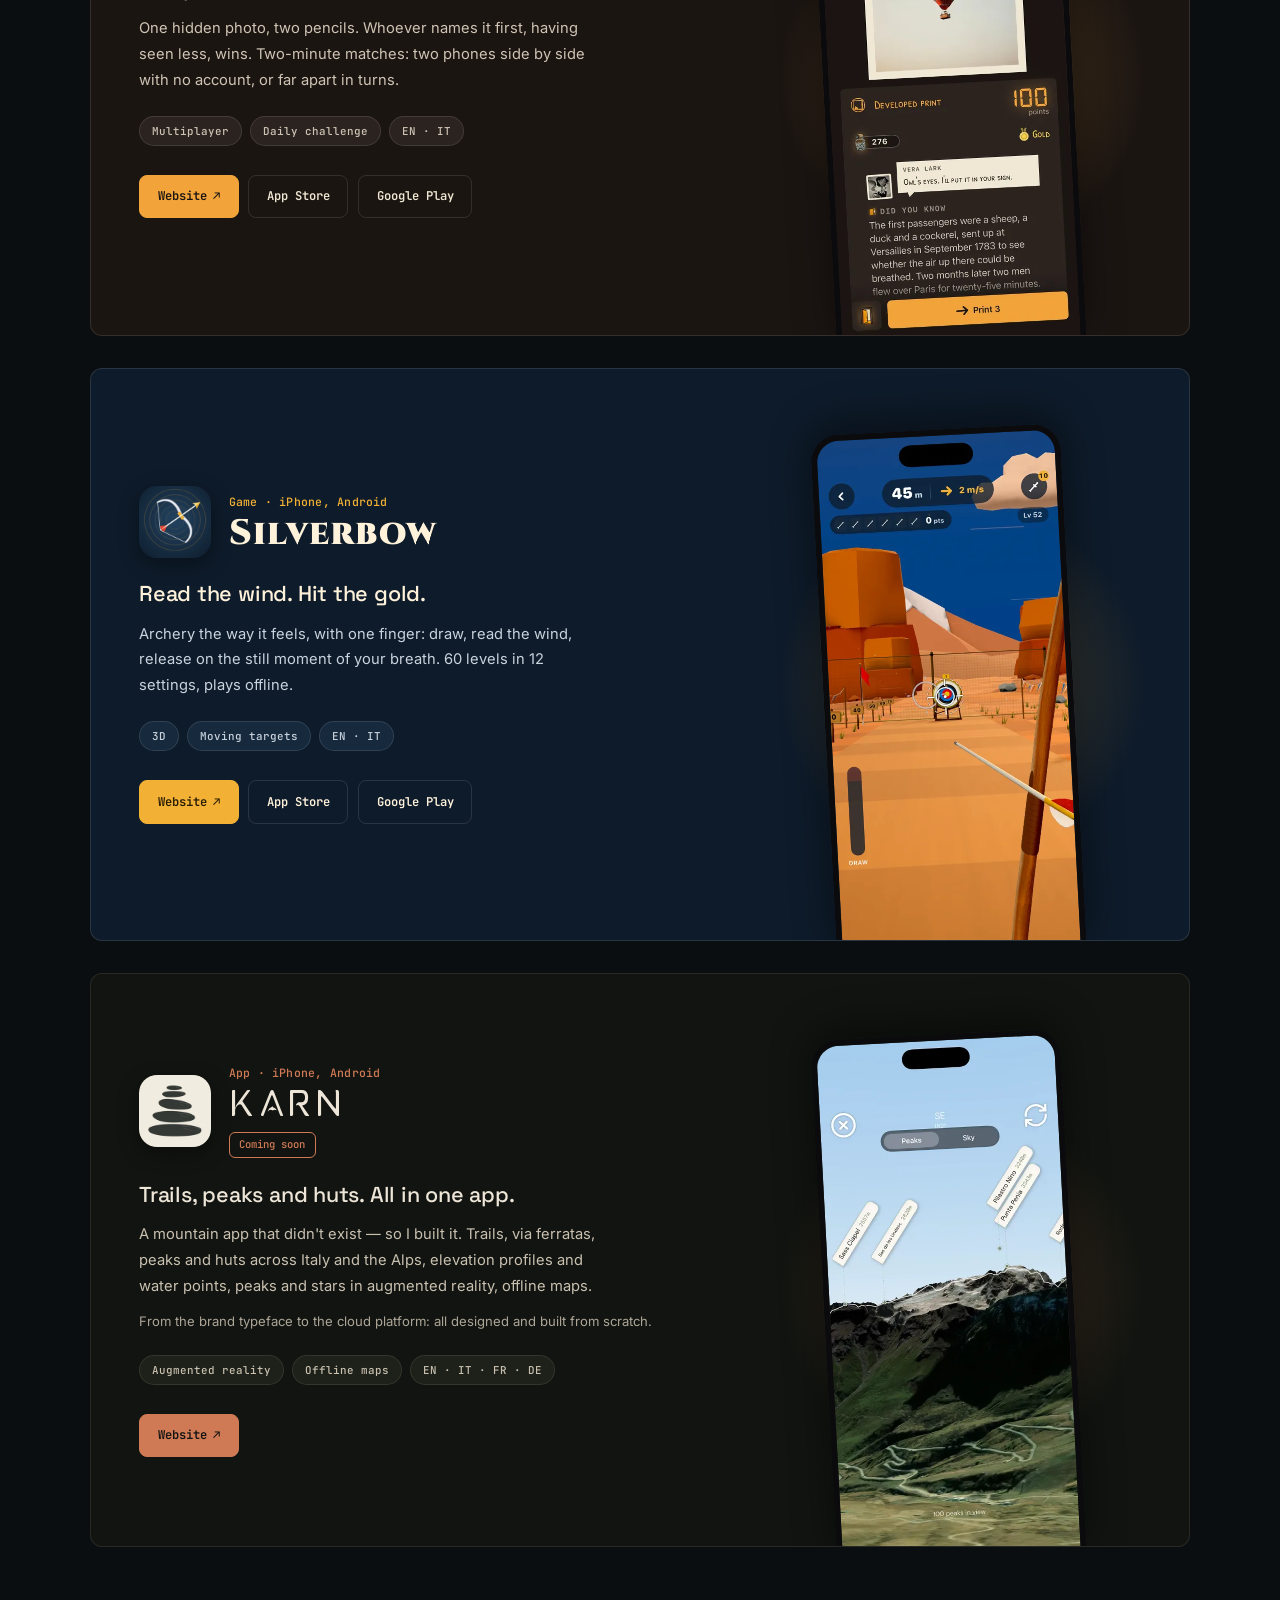
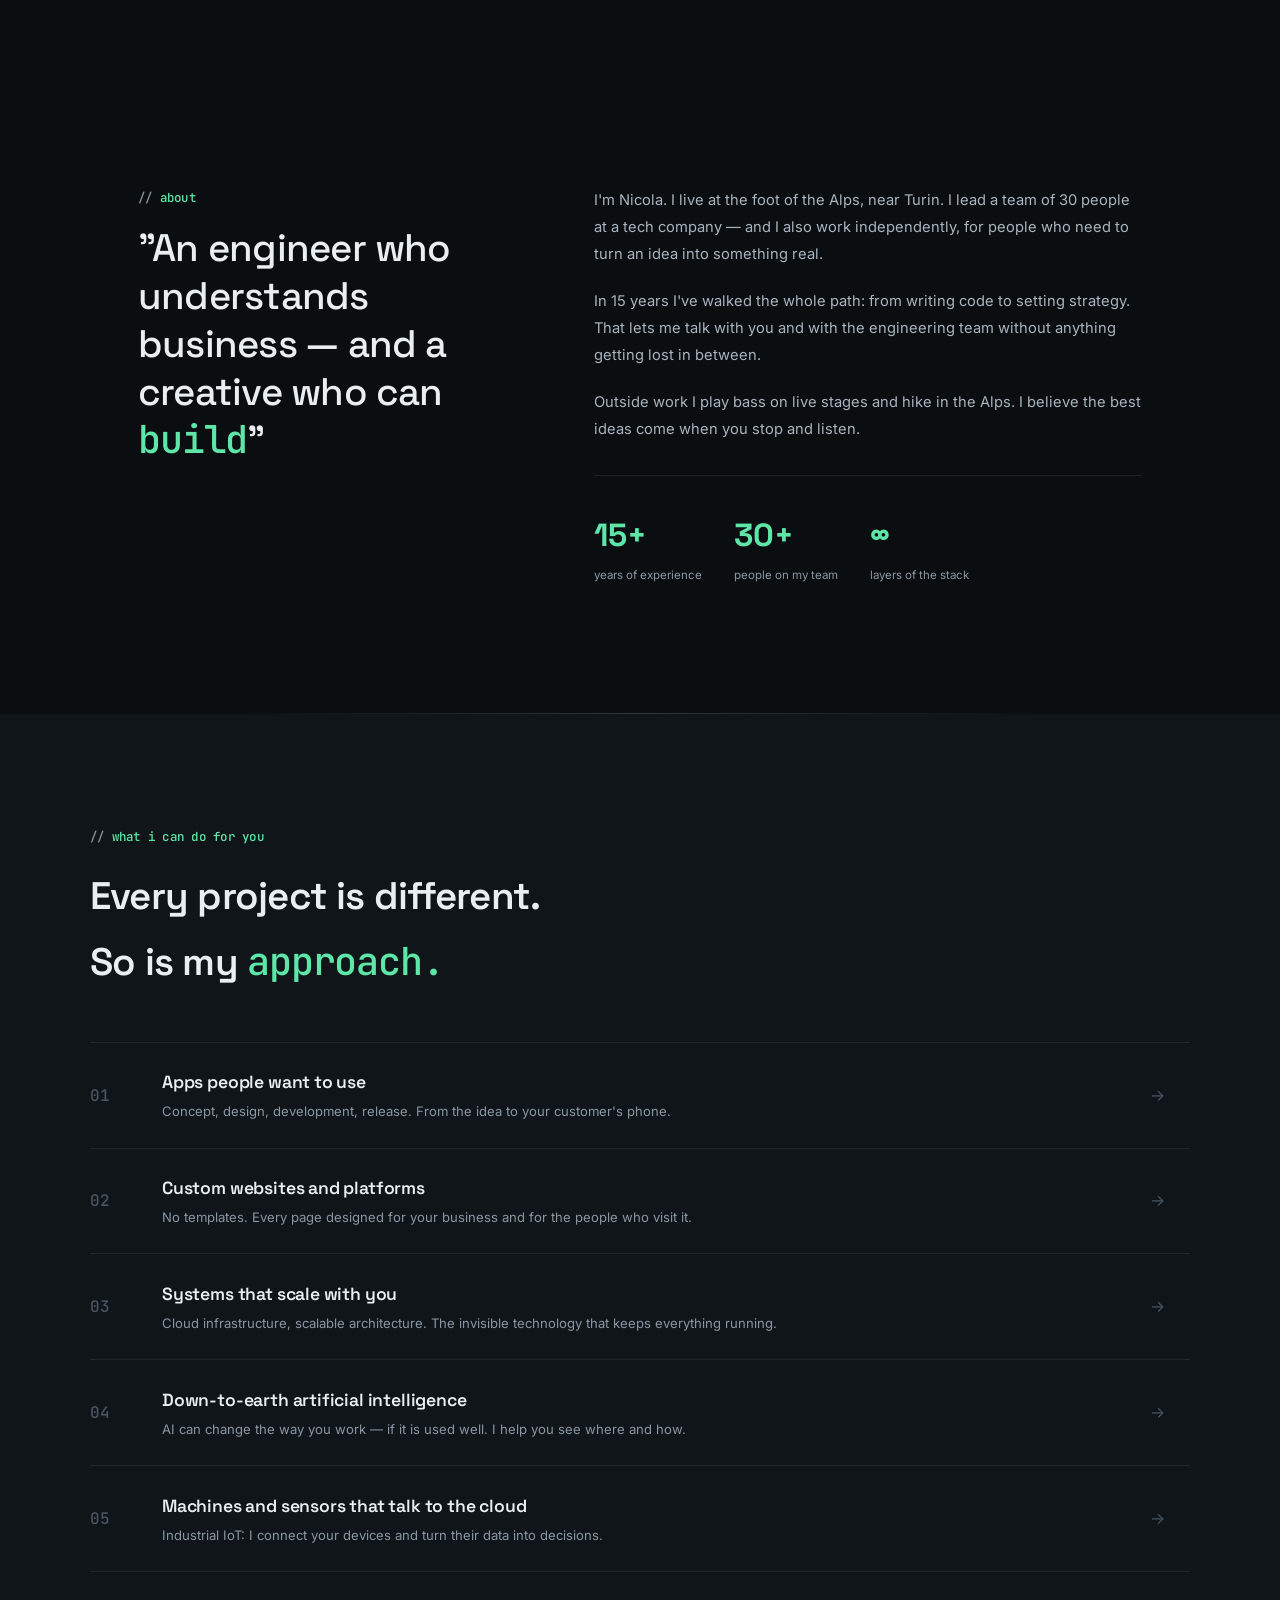
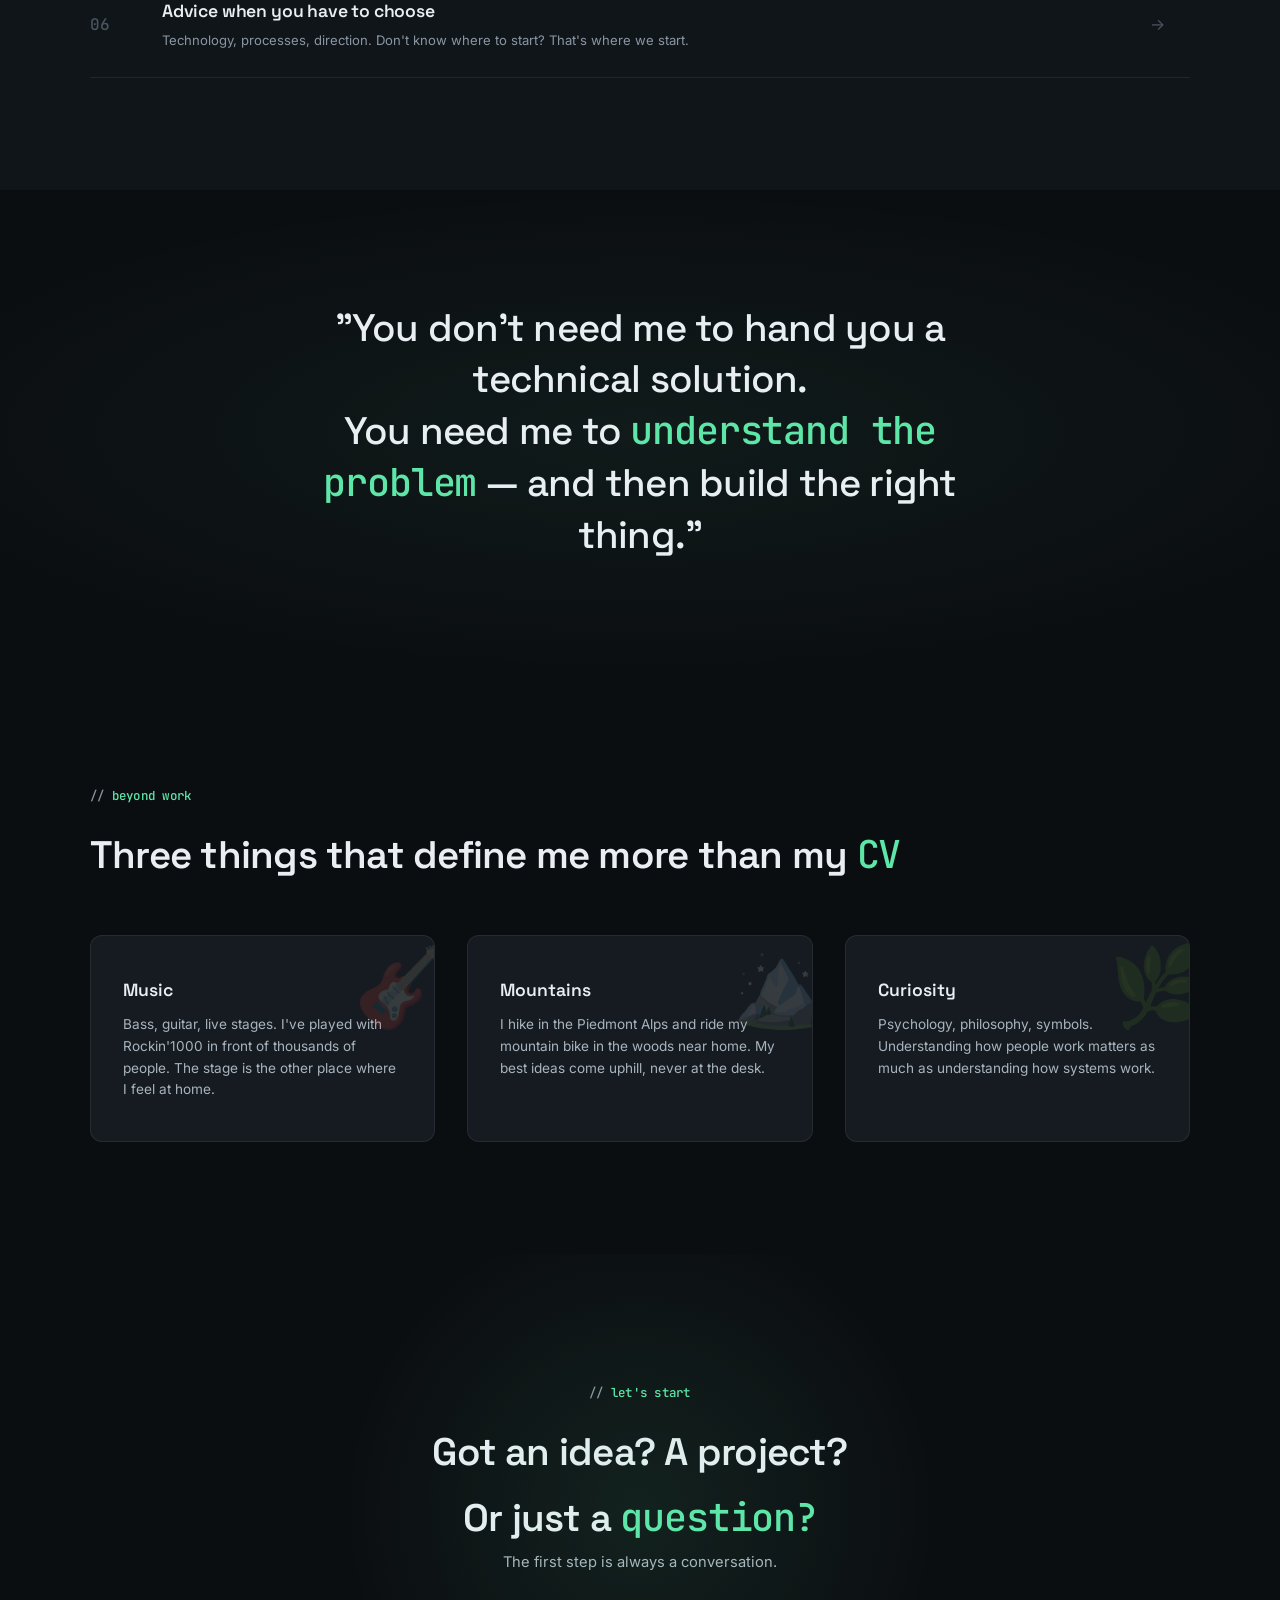
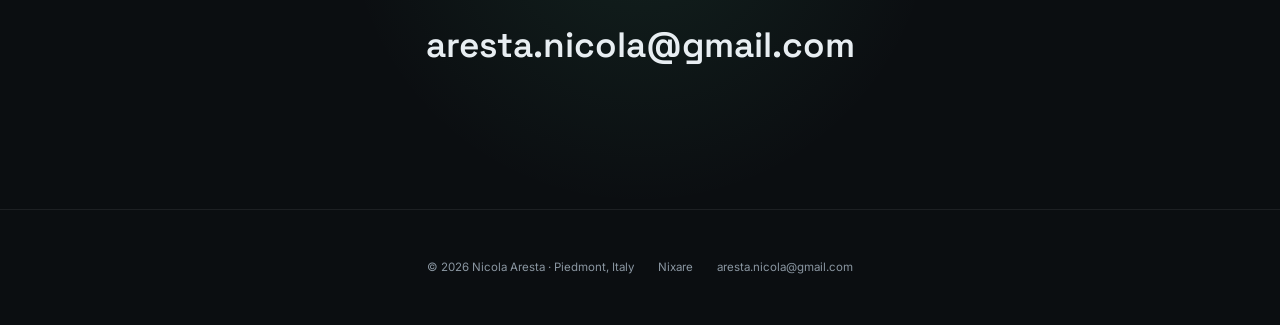
<file: en/index.html>
<!DOCTYPE html><html lang="en"><head><meta charset="UTF-8"><meta name="viewport" content="width=device-width, initial-scale=1.0"><meta name="generator" content="Astro v7.2.9"><title>Nicola Aresta — Apps, platforms and artificial intelligence</title><meta name="description" content="I speak your language and the language of code. Apps, platforms, cloud, AI and IoT: I take you from the idea to the product without losing anything along the way."><link rel="canonical" href="https://nixare.github.io/en/"><link rel="alternate" hreflang="it" href="https://nixare.github.io/"><link rel="alternate" hreflang="en" href="https://nixare.github.io/en/"><link rel="alternate" hreflang="x-default" href="https://nixare.github.io/"><meta name="robots" content="index, follow"><meta name="author" content="Nicola Aresta"><meta name="theme-color" content="#0B0E11"><meta name="color-scheme" content="dark"><link rel="icon" type="image/svg+xml" href="/favicon.svg"><link rel="apple-touch-icon" href="/apple-touch-icon.png"><link rel="sitemap" href="/sitemap-index.xml"><meta property="og:type" content="website"><meta property="og:site_name" content="Nicola Aresta"><meta property="og:locale" content="en_GB"><meta property="og:locale:alternate" content="it_IT"><meta property="og:url" content="https://nixare.github.io/en/"><meta property="og:title" content="Nicola Aresta — Apps, platforms and artificial intelligence"><meta property="og:description" content="I speak your language and the language of code. Apps, platforms, cloud, AI and IoT: I take you from the idea to the product without losing anything along the way."><meta property="og:image" content="https://nixare.github.io/og-image.png"><meta property="og:image:width" content="1200"><meta property="og:image:height" content="630"><meta property="og:image:alt" content="Nicola Aresta — I speak your language and the language of code"><meta name="twitter:card" content="summary_large_image"><meta name="twitter:title" content="Nicola Aresta — Apps, platforms and artificial intelligence"><meta name="twitter:description" content="I speak your language and the language of code. Apps, platforms, cloud, AI and IoT: I take you from the idea to the product without losing anything along the way."><meta name="twitter:image" content="https://nixare.github.io/og-image.png"><link rel="preload" href="/fonts/Cinzel.woff2" as="font" type="font/woff2" crossorigin><link rel="preload" href="/fonts/KarnHorizon.woff2" as="font" type="font/woff2" crossorigin><link rel="preload" href="/fonts/PatrickHandSC-Regular.woff2" as="font" type="font/woff2" crossorigin><link rel="preconnect" href="https://fonts.googleapis.com"><link rel="preconnect" href="https://fonts.gstatic.com" crossorigin><link rel="stylesheet" href="https://fonts.googleapis.com/css2?family=Space+Grotesk:wght@400;500;600;700&family=Inter:wght@400;500&family=JetBrains+Mono:wght@400;500;600&display=swap"><script type="application/ld+json">{"@context":"https://schema.org","@type":"Person","name":"Nicola Aresta","url":"https://nixare.github.io/en/","image":"https://nixare.github.io/og-image.png","email":"aresta.nicola@gmail.com","jobTitle":"Technology consultant and developer","description":"I speak your language and the language of code. Apps, platforms, cloud, AI and IoT: I take you from the idea to the product without losing anything along the way.","address":{"@type":"PostalAddress","addressRegion":"Piemonte","addressCountry":"IT"},"knowsAbout":["Mobile app development","Mobile games","Web platforms","Cloud architecture","Artificial intelligence","Industrial IoT","Technology consulting"]}</script><link rel="stylesheet" href="/_astro/ScrollReveal.C5GuL-9C.css"></head><body><a href="#contenuto" class="skip-link">Skip to content</a><nav class="nav" id="site-nav" data-open-label="Open the menu" data-close-label="Close the menu" data-astro-cid-wpvy4v7s><div class="nav-bar" data-astro-cid-wpvy4v7s><a href="#top" class="nav-name font-mono" data-astro-cid-wpvy4v7s><span class="accent" data-astro-cid-wpvy4v7s>~/</span>nicola</a><ul class="nav-links" data-astro-cid-wpvy4v7s><li data-astro-cid-wpvy4v7s><a href="#lavori" data-astro-cid-wpvy4v7s>Work</a></li><li data-astro-cid-wpvy4v7s><a href="#chi-sono" data-astro-cid-wpvy4v7s>About</a></li><li data-astro-cid-wpvy4v7s><a href="#servizi" data-astro-cid-wpvy4v7s>Services</a></li><li data-astro-cid-wpvy4v7s><a href="#contatti" data-astro-cid-wpvy4v7s>Contact</a></li></ul><div class="nav-right" data-astro-cid-wpvy4v7s><a href="/" hreflang="it" lang="it" class="nav-lang" aria-label="Italiano" data-astro-cid-wpvy4v7s>IT</a><button type="button" class="nav-toggle" id="nav-toggle" aria-expanded="false" aria-controls="nav-menu" aria-label="Open the menu" data-astro-cid-wpvy4v7s><span class="bar" data-astro-cid-wpvy4v7s></span><span class="bar" data-astro-cid-wpvy4v7s></span></button></div></div><div class="nav-menu" id="nav-menu" hidden data-astro-cid-wpvy4v7s><ul data-astro-cid-wpvy4v7s><li data-astro-cid-wpvy4v7s><a href="#lavori" data-astro-cid-wpvy4v7s>Work</a></li><li data-astro-cid-wpvy4v7s><a href="#chi-sono" data-astro-cid-wpvy4v7s>About</a></li><li data-astro-cid-wpvy4v7s><a href="#servizi" data-astro-cid-wpvy4v7s>Services</a></li><li data-astro-cid-wpvy4v7s><a href="#contatti" data-astro-cid-wpvy4v7s>Contact</a></li></ul><a href="mailto:aresta.nicola@gmail.com" class="nav-menu-mail font-display" data-astro-cid-wpvy4v7s>aresta.nicola@gmail.com</a></div></nav><script type="module">var e=document.getElementById(`site-nav`),t=document.getElementById(`nav-toggle`),n=document.getElementById(`nav-menu`);function r(r){e.classList.toggle(`open`,r),t.setAttribute(`aria-expanded`,String(r)),t.setAttribute(`aria-label`,(r?e.dataset.closeLabel:e.dataset.openLabel)??``),document.body.style.overflow=r?`hidden`:``,r?n.hidden=!1:window.setTimeout(()=>{e.classList.contains(`open`)||(n.hidden=!0)},300)}t.addEventListener(`click`,()=>{r(t.getAttribute(`aria-expanded`)!==`true`)}),n.addEventListener(`click`,e=>{e.target.closest(`a`)&&r(!1)}),document.addEventListener(`keydown`,n=>{n.key===`Escape`&&e.classList.contains(`open`)&&(r(!1),t.focus())}),window.matchMedia(`(min-width: 901px)`).addEventListener(`change`,t=>{t.matches&&e.classList.contains(`open`)&&r(!1)});</script><main id="contenuto"><section class="hero" id="top" data-astro-cid-ge2uvauf><canvas id="heroCanvas" aria-hidden="true" data-astro-cid-ge2uvauf></canvas><div class="hero-bg" data-astro-cid-ge2uvauf></div><div class="hero-grid" aria-hidden="true" data-astro-cid-ge2uvauf></div><div class="hero-inner" data-astro-cid-ge2uvauf><p class="hero-prompt font-mono" aria-hidden="true" data-astro-cid-ge2uvauf><span class="accent" data-astro-cid-ge2uvauf>~/nicola</span> <span class="dim" data-astro-cid-ge2uvauf>$</span> whoami</p><h1 class="hero-title font-display" data-astro-cid-ge2uvauf>I speak your language<br data-astro-cid-ge2uvauf>and the language<br data-astro-cid-ge2uvauf>of <em class="font-mono accent" data-astro-cid-ge2uvauf>code</em><span class="cursor" aria-hidden="true" data-astro-cid-ge2uvauf></span></h1><div class="hero-bottom hero-bottom-flex" data-astro-cid-ge2uvauf><p class="hero-desc" data-astro-cid-ge2uvauf>Apps, platforms, cloud, artificial intelligence. I take you from the idea to the product, without anything getting lost along the way.</p><div class="hero-actions" data-astro-cid-ge2uvauf><a href="#lavori" class="hero-link font-display" data-astro-cid-ge2uvauf>See the work ↓</a><a href="#contatti" class="hero-cta font-display" data-astro-cid-ge2uvauf>Let&#39;s talk ↗</a></div></div></div><div class="hero-scroll hide-mobile" aria-hidden="true" data-astro-cid-ge2uvauf>scroll</div></section><script type="module">var e=document.getElementById(`heroCanvas`),t=document.querySelector(`.hero`);if(e&&t){let n=e.getContext(`2d`),r=window.matchMedia(`(prefers-reduced-motion: reduce)`),i=0,a=0,o=0,s=!0,c=[];function l(){return{x:Math.random()*i,y:Math.random()*a,vx:(Math.random()-.5)*.08,vy:(Math.random()-.5)*.08,r:Math.random()*1.5+.5}}function u(){let t=Math.min(devicePixelRatio||1,2),r=i,o=a;if(i=e.offsetWidth,a=e.offsetHeight,e.width=Math.round(i*t),e.height=Math.round(a*t),n.setTransform(t,0,0,t,0,0),!c.length)c=Array.from({length:20},l);else if(r&&o){let e=i/r,t=a/o;c.forEach(n=>{n.x*=e,n.y*=t})}}function d(){n.clearRect(0,0,i,a);for(let e of c)e.x+=e.vx,e.y+=e.vy,e.x<0&&(e.x=i),e.x>i&&(e.x=0),e.y<0&&(e.y=a),e.y>a&&(e.y=0),n.beginPath(),n.arc(e.x,e.y,e.r,0,Math.PI*2),n.fillStyle=`rgba(94,230,168,0.35)`,n.fill();for(let e=0;e<c.length;e++)for(let t=e+1;t<c.length;t++){let r=c[e].x-c[t].x,i=c[e].y-c[t].y,a=Math.hypot(r,i);a<180&&(n.beginPath(),n.strokeStyle=`rgba(94,230,168,${.12*(1-a/180)})`,n.lineWidth=.5,n.moveTo(c[e].x,c[e].y),n.lineTo(c[t].x,c[t].y),n.stroke())}}function f(){d(),o=requestAnimationFrame(f)}function p(){o||r.matches||(o=requestAnimationFrame(f))}function m(){o&&=(cancelAnimationFrame(o),0)}function h(){s&&!document.hidden&&!r.matches?p():m()}u(),d(),window.addEventListener(`resize`,()=>{u(),o||d()}),document.addEventListener(`visibilitychange`,h),r.addEventListener(`change`,h),new IntersectionObserver(([e])=>{s=e.isIntersecting,h()}).observe(t),h()}</script><div class="marquee" aria-hidden="true" data-astro-cid-543bmuqs><div class="marquee-track" data-astro-cid-543bmuqs><span class="marquee-item" data-astro-cid-543bmuqs>Mobile apps</span><span class="marquee-dot" data-astro-cid-543bmuqs>/</span><span class="marquee-item" data-astro-cid-543bmuqs>Games</span><span class="marquee-dot" data-astro-cid-543bmuqs>/</span><span class="marquee-item" data-astro-cid-543bmuqs>Websites</span><span class="marquee-dot" data-astro-cid-543bmuqs>/</span><span class="marquee-item" data-astro-cid-543bmuqs>Cloud</span><span class="marquee-dot" data-astro-cid-543bmuqs>/</span><span class="marquee-item" data-astro-cid-543bmuqs>Artificial intelligence</span><span class="marquee-dot" data-astro-cid-543bmuqs>/</span><span class="marquee-item" data-astro-cid-543bmuqs>IoT</span><span class="marquee-dot" data-astro-cid-543bmuqs>/</span><span class="marquee-item" data-astro-cid-543bmuqs>Consulting</span><span class="marquee-dot" data-astro-cid-543bmuqs>/</span><span class="marquee-item" data-astro-cid-543bmuqs>Architecture</span><span class="marquee-dot" data-astro-cid-543bmuqs>/</span><span class="marquee-item" data-astro-cid-543bmuqs>Digital strategy</span><span class="marquee-dot" data-astro-cid-543bmuqs>/</span><span class="marquee-item" data-astro-cid-543bmuqs>Machine learning</span><span class="marquee-dot" data-astro-cid-543bmuqs>/</span><span class="marquee-item" data-astro-cid-543bmuqs>Mobile apps</span><span class="marquee-dot" data-astro-cid-543bmuqs>/</span><span class="marquee-item" data-astro-cid-543bmuqs>Games</span><span class="marquee-dot" data-astro-cid-543bmuqs>/</span><span class="marquee-item" data-astro-cid-543bmuqs>Websites</span><span class="marquee-dot" data-astro-cid-543bmuqs>/</span><span class="marquee-item" data-astro-cid-543bmuqs>Cloud</span><span class="marquee-dot" data-astro-cid-543bmuqs>/</span><span class="marquee-item" data-astro-cid-543bmuqs>Artificial intelligence</span><span class="marquee-dot" data-astro-cid-543bmuqs>/</span><span class="marquee-item" data-astro-cid-543bmuqs>IoT</span><span class="marquee-dot" data-astro-cid-543bmuqs>/</span><span class="marquee-item" data-astro-cid-543bmuqs>Consulting</span><span class="marquee-dot" data-astro-cid-543bmuqs>/</span><span class="marquee-item" data-astro-cid-543bmuqs>Architecture</span><span class="marquee-dot" data-astro-cid-543bmuqs>/</span><span class="marquee-item" data-astro-cid-543bmuqs>Digital strategy</span><span class="marquee-dot" data-astro-cid-543bmuqs>/</span><span class="marquee-item" data-astro-cid-543bmuqs>Machine learning</span><span class="marquee-dot" data-astro-cid-543bmuqs>/</span></div></div><section class="work pad-mobile" id="lavori" data-astro-cid-t3eiqlen><div class="work-header" data-astro-cid-t3eiqlen><div class="label reveal" data-astro-cid-t3eiqlen>Latest work</div><h2 class="sec-title reveal" data-astro-cid-t3eiqlen>Apps I design and ship, <em class="font-mono accent" data-astro-cid-t3eiqlen>from idea to store</em></h2><p class="work-intro reveal" data-astro-cid-t3eiqlen>Under Nixare, my independent studio, I design and publish my own apps and games. It is the workshop where I try new technology first, before I bring it to clients.</p></div><div class="work-list" data-astro-cid-t3eiqlen><article class="app app-bangol reveal" aria-labelledby="app-bangol" data-astro-cid-t3eiqlen><div class="app-text" data-astro-cid-t3eiqlen><div class="app-head" data-astro-cid-t3eiqlen><img class="app-icon" src="/work/bangol/icon.webp" alt="" width="72" height="72" loading="lazy" decoding="async" data-astro-cid-t3eiqlen><div data-astro-cid-t3eiqlen><p class="app-kicker" data-astro-cid-t3eiqlen>Game · iPhone, iPad, Android</p><h3 class="app-name f-marker" id="app-bangol" data-astro-cid-t3eiqlen>Bangol</h3></div></div><p class="app-tagline" data-astro-cid-t3eiqlen>The photo duel for two</p><p class="app-desc" data-astro-cid-t3eiqlen>One hidden photo, two pencils. Whoever names it first, having seen less, wins. Two-minute matches: two phones side by side with no account, or far apart in turns.</p><ul class="app-tags" data-astro-cid-t3eiqlen><li data-astro-cid-t3eiqlen>Multiplayer</li><li data-astro-cid-t3eiqlen>Daily challenge</li><li data-astro-cid-t3eiqlen>EN · IT</li></ul><div class="app-links" data-astro-cid-t3eiqlen><a class="btn btn-solid" href="https://nixare.github.io/bangol-site/" data-astro-cid-t3eiqlen>Website <span aria-hidden="true" data-astro-cid-t3eiqlen>↗</span></a><a class="btn" href="https://apps.apple.com/app/id6811360804" rel="noopener" data-astro-cid-t3eiqlen>App Store</a><a class="btn" href="https://play.google.com/store/apps/details?id=com.nixare.bangol" rel="noopener" data-astro-cid-t3eiqlen>Google Play</a></div></div><div class="app-visual" data-astro-cid-t3eiqlen><div class="glow-disc" data-astro-cid-t3eiqlen></div><img class="phone" src="/work/bangol/shot-en.webp" alt="Screenshot of Bangol" width="460" height="1000" loading="lazy" decoding="async" data-astro-cid-t3eiqlen></div></article><article class="app app-silverbow reveal" aria-labelledby="app-silverbow" data-astro-cid-t3eiqlen><div class="app-text" data-astro-cid-t3eiqlen><div class="app-head" data-astro-cid-t3eiqlen><img class="app-icon" src="/work/silverbow/icon.webp" alt="" width="72" height="72" loading="lazy" decoding="async" data-astro-cid-t3eiqlen><div data-astro-cid-t3eiqlen><p class="app-kicker" data-astro-cid-t3eiqlen>Game · iPhone, Android</p><h3 class="app-name f-cinzel" id="app-silverbow" data-astro-cid-t3eiqlen>Silverbow</h3></div></div><p class="app-tagline" data-astro-cid-t3eiqlen>Read the wind. Hit the gold.</p><p class="app-desc" data-astro-cid-t3eiqlen>Archery the way it feels, with one finger: draw, read the wind, release on the still moment of your breath. 60 levels in 12 settings, plays offline.</p><ul class="app-tags" data-astro-cid-t3eiqlen><li data-astro-cid-t3eiqlen>3D</li><li data-astro-cid-t3eiqlen>Moving targets</li><li data-astro-cid-t3eiqlen>EN · IT</li></ul><div class="app-links" data-astro-cid-t3eiqlen><a class="btn btn-solid" href="https://nixare.github.io/silverbow-site/" data-astro-cid-t3eiqlen>Website <span aria-hidden="true" data-astro-cid-t3eiqlen>↗</span></a><a class="btn" href="https://apps.apple.com/app/id6830253870" rel="noopener" data-astro-cid-t3eiqlen>App Store</a><a class="btn" href="https://play.google.com/store/apps/details?id=com.nixare.silverbow" rel="noopener" data-astro-cid-t3eiqlen>Google Play</a></div></div><div class="app-visual" data-astro-cid-t3eiqlen><div class="glow-disc" data-astro-cid-t3eiqlen></div><img class="phone" src="/work/silverbow/shot-en.webp" alt="Screenshot of Silverbow" width="460" height="1000" loading="lazy" decoding="async" data-astro-cid-t3eiqlen></div></article><article class="app app-karn reveal" aria-labelledby="app-karn" data-astro-cid-t3eiqlen><div class="app-text" data-astro-cid-t3eiqlen><div class="app-head" data-astro-cid-t3eiqlen><img class="app-icon" src="/work/karn/icon.webp" alt="" width="72" height="72" loading="lazy" decoding="async" data-astro-cid-t3eiqlen><div data-astro-cid-t3eiqlen><p class="app-kicker" data-astro-cid-t3eiqlen>App · iPhone, Android</p><h3 class="app-name f-karn" id="app-karn" data-astro-cid-t3eiqlen>Karn</h3><span class="app-soon" data-astro-cid-t3eiqlen>Coming soon</span></div></div><p class="app-tagline" data-astro-cid-t3eiqlen>Trails, peaks and huts. All in one app.</p><p class="app-desc" data-astro-cid-t3eiqlen>A mountain app that didn&#39;t exist — so I built it. Trails, via ferratas, peaks and huts across Italy and the Alps, elevation profiles and water points, peaks and stars in augmented reality, offline maps.</p><p class="app-sub" data-astro-cid-t3eiqlen>From the brand typeface to the cloud platform: all designed and built from scratch.</p><ul class="app-tags" data-astro-cid-t3eiqlen><li data-astro-cid-t3eiqlen>Augmented reality</li><li data-astro-cid-t3eiqlen>Offline maps</li><li data-astro-cid-t3eiqlen>EN · IT · FR · DE</li></ul><div class="app-links" data-astro-cid-t3eiqlen><a class="btn btn-solid" href="https://karntrails.com/" data-astro-cid-t3eiqlen>Website <span aria-hidden="true" data-astro-cid-t3eiqlen>↗</span></a></div></div><div class="app-visual" data-astro-cid-t3eiqlen><div class="glow-disc" data-astro-cid-t3eiqlen></div><img class="phone" src="/work/karn/shot-en.webp" alt="Screenshot of Karn" width="460" height="1000" loading="lazy" decoding="async" data-astro-cid-t3eiqlen></div></article></div></section><section class="about grid-collapse pad-mobile" id="chi-sono" data-astro-cid-oxgmilyn><div class="about-left reveal-left" data-astro-cid-oxgmilyn><div class="label" data-astro-cid-oxgmilyn>About</div><p class="big-quote font-display" data-astro-cid-oxgmilyn>&quot;An engineer who understands business — and a creative who can <em class="accent" data-astro-cid-oxgmilyn>build</em>&quot;</p></div><div class="about-right reveal-right" data-astro-cid-oxgmilyn><p data-astro-cid-oxgmilyn>I&#39;m Nicola. I live at the foot of the Alps, near Turin. I lead a team of 30 people at a tech company — and I also work independently, for people who need to turn an idea into something real.</p><p data-astro-cid-oxgmilyn>In 15 years I&#39;ve walked the whole path: from writing code to setting strategy. That lets me talk with you and with the engineering team without anything getting lost in between.</p><p data-astro-cid-oxgmilyn>Outside work I play bass on live stages and hike in the Alps. I believe the best ideas come when you stop and listen.</p><div class="about-nums" data-astro-cid-oxgmilyn><div class="n-item" data-astro-cid-oxgmilyn><div class="n font-display" data-count="15" data-astro-cid-oxgmilyn>15+</div><div class="nl" data-astro-cid-oxgmilyn>years of experience</div></div><div class="n-item" data-astro-cid-oxgmilyn><div class="n font-display" data-count="30" data-astro-cid-oxgmilyn>30+</div><div class="nl" data-astro-cid-oxgmilyn>people on my team</div></div><div class="n-item" data-astro-cid-oxgmilyn><div class="n font-display" data-astro-cid-oxgmilyn>∞</div><div class="nl" data-astro-cid-oxgmilyn>layers of the stack</div></div></div></div></section><script type="module">var e=new IntersectionObserver(t=>{t.forEach(t=>{if(t.isIntersecting){let n=t.target,r=parseInt(n.dataset.count||`0`),i=0,a=()=>{if(i+=Math.ceil(r/25),i>=r){n.textContent=r+`+`;return}n.textContent=String(i),requestAnimationFrame(a)};a(),e.unobserve(n)}})},{threshold:.5});document.querySelectorAll(`[data-count]`).forEach(t=>e.observe(t));</script><div class="divider"></div><section class="services pad-mobile" id="servizi" data-astro-cid-lesv7jgp><div class="svc-header" data-astro-cid-lesv7jgp><div class="label reveal" data-astro-cid-lesv7jgp>What I can do for you</div><h2 class="sec-title reveal" data-astro-cid-lesv7jgp>Every project is different.<br data-astro-cid-lesv7jgp>So is my <em class="font-mono accent" data-astro-cid-lesv7jgp>approach.</em></h2></div><div class="svc-wrap" data-astro-cid-lesv7jgp><div class="svc-item reveal" data-astro-cid-lesv7jgp><span class="svc-n font-mono" aria-hidden="true" data-astro-cid-lesv7jgp>01</span><div class="svc-body" data-astro-cid-lesv7jgp><h3 class="font-display" data-astro-cid-lesv7jgp>Apps people want to use</h3><p data-astro-cid-lesv7jgp>Concept, design, development, release. From the idea to your customer&#39;s phone.</p></div><span class="svc-arrow" aria-hidden="true" data-astro-cid-lesv7jgp>→</span></div><div class="svc-item reveal" data-astro-cid-lesv7jgp><span class="svc-n font-mono" aria-hidden="true" data-astro-cid-lesv7jgp>02</span><div class="svc-body" data-astro-cid-lesv7jgp><h3 class="font-display" data-astro-cid-lesv7jgp>Custom websites and platforms</h3><p data-astro-cid-lesv7jgp>No templates. Every page designed for your business and for the people who visit it.</p></div><span class="svc-arrow" aria-hidden="true" data-astro-cid-lesv7jgp>→</span></div><div class="svc-item reveal" data-astro-cid-lesv7jgp><span class="svc-n font-mono" aria-hidden="true" data-astro-cid-lesv7jgp>03</span><div class="svc-body" data-astro-cid-lesv7jgp><h3 class="font-display" data-astro-cid-lesv7jgp>Systems that scale with you</h3><p data-astro-cid-lesv7jgp>Cloud infrastructure, scalable architecture. The invisible technology that keeps everything running.</p></div><span class="svc-arrow" aria-hidden="true" data-astro-cid-lesv7jgp>→</span></div><div class="svc-item reveal" data-astro-cid-lesv7jgp><span class="svc-n font-mono" aria-hidden="true" data-astro-cid-lesv7jgp>04</span><div class="svc-body" data-astro-cid-lesv7jgp><h3 class="font-display" data-astro-cid-lesv7jgp>Down-to-earth artificial intelligence</h3><p data-astro-cid-lesv7jgp>AI can change the way you work — if it is used well. I help you see where and how.</p></div><span class="svc-arrow" aria-hidden="true" data-astro-cid-lesv7jgp>→</span></div><div class="svc-item reveal" data-astro-cid-lesv7jgp><span class="svc-n font-mono" aria-hidden="true" data-astro-cid-lesv7jgp>05</span><div class="svc-body" data-astro-cid-lesv7jgp><h3 class="font-display" data-astro-cid-lesv7jgp>Machines and sensors that talk to the cloud</h3><p data-astro-cid-lesv7jgp>Industrial IoT: I connect your devices and turn their data into decisions.</p></div><span class="svc-arrow" aria-hidden="true" data-astro-cid-lesv7jgp>→</span></div><div class="svc-item reveal" data-astro-cid-lesv7jgp><span class="svc-n font-mono" aria-hidden="true" data-astro-cid-lesv7jgp>06</span><div class="svc-body" data-astro-cid-lesv7jgp><h3 class="font-display" data-astro-cid-lesv7jgp>Advice when you have to choose</h3><p data-astro-cid-lesv7jgp>Technology, processes, direction. Don&#39;t know where to start? That&#39;s where we start.</p></div><span class="svc-arrow" aria-hidden="true" data-astro-cid-lesv7jgp>→</span></div></div></section><section class="statement" data-astro-cid-zx4qcpyt><div class="glow" data-astro-cid-zx4qcpyt></div><blockquote class="reveal font-display" data-astro-cid-zx4qcpyt>&quot;You don&#39;t need me to hand you a technical solution.<br data-astro-cid-zx4qcpyt>You need me to <em class="accent" data-astro-cid-zx4qcpyt>understand the problem</em> — and then build the right thing.&quot;</blockquote></section><section class="persona pad-mobile" data-astro-cid-yfgg3kmp><div class="persona-header" data-astro-cid-yfgg3kmp><div class="label reveal" data-astro-cid-yfgg3kmp>Beyond work</div><h2 class="sec-title reveal" data-astro-cid-yfgg3kmp>Three things that define me more than my <em class="font-mono accent" data-astro-cid-yfgg3kmp>CV</em></h2></div><div class="persona-row grid-collapse" data-astro-cid-yfgg3kmp><div class="p-card reveal" data-astro-cid-yfgg3kmp><div class="p-bg" aria-hidden="true" data-astro-cid-yfgg3kmp>🎸</div><h3 class="font-display" data-astro-cid-yfgg3kmp>Music</h3><p data-astro-cid-yfgg3kmp>Bass, guitar, live stages. I&#39;ve played with Rockin&#39;1000 in front of thousands of people. The stage is the other place where I feel at home.</p></div><div class="p-card reveal" data-astro-cid-yfgg3kmp><div class="p-bg" aria-hidden="true" data-astro-cid-yfgg3kmp>🏔️</div><h3 class="font-display" data-astro-cid-yfgg3kmp>Mountains</h3><p data-astro-cid-yfgg3kmp>I hike in the Piedmont Alps and ride my mountain bike in the woods near home. My best ideas come uphill, never at the desk.</p></div><div class="p-card reveal" data-astro-cid-yfgg3kmp><div class="p-bg" aria-hidden="true" data-astro-cid-yfgg3kmp>🌿</div><h3 class="font-display" data-astro-cid-yfgg3kmp>Curiosity</h3><p data-astro-cid-yfgg3kmp>Psychology, philosophy, symbols. Understanding how people work matters as much as understanding how systems work.</p></div></div></section><section class="contact" id="contatti" data-astro-cid-he3spzz3><div class="glow" data-astro-cid-he3spzz3></div><div class="label reveal" data-astro-cid-he3spzz3>Let&#39;s start</div><h2 class="sec-title reveal" data-astro-cid-he3spzz3>Got an idea? A project?<br data-astro-cid-he3spzz3>Or just a <em class="font-mono accent" data-astro-cid-he3spzz3>question?</em></h2><p class="c-desc reveal" data-astro-cid-he3spzz3>The first step is always a conversation.</p><a href="mailto:aresta.nicola@gmail.com" class="contact-link reveal font-display" aria-label="Write to me at aresta.nicola@gmail.com" data-astro-cid-he3spzz3>aresta.nicola@gmail.com</a></section></main><footer data-astro-cid-jo6i4kqk><span data-astro-cid-jo6i4kqk>© 2026 Nicola Aresta · Piedmont, Italy</span><span data-astro-cid-jo6i4kqk>Nixare</span><a href="mailto:aresta.nicola@gmail.com" data-astro-cid-jo6i4kqk>aresta.nicola@gmail.com</a></footer><script type="module">var e=new IntersectionObserver(e=>{e.forEach(e=>{e.isIntersecting&&e.target.classList.add(`visible`)})},{threshold:.06,rootMargin:`0px 0px 60px 0px`});document.querySelectorAll(`.reveal, .reveal-left, .reveal-right`).forEach(t=>e.observe(t));</script></body></html>
</file>
<file: _astro/ScrollReveal.C5GuL-9C.css>
:root{--bg:#0b0e11;--bg2:#10151a;--surface:#151b21;--ink:#e8eef2;--body:#a9b4be;--muted:#8a96a1;--faint:#4a5560;--accent:#5ee6a8;--accent-soft:#2e7a5a;--accent-rgb:94, 230, 168;--border:#e8eef214;--border-strong:#e8eef22e;--radius-lg:12px}@font-face{font-family:Cinzel;src:url(/fonts/Cinzel.woff2)format("woff2");font-weight:400 900;font-display:swap}@font-face{font-family:Karn Horizon;src:url(/fonts/KarnHorizon.woff2)format("woff2");font-display:swap}@font-face{font-family:Patrick Hand SC;src:url(/fonts/PatrickHandSC-Regular.woff2)format("woff2");font-display:swap}*,:before,:after{box-sizing:border-box;margin:0;padding:0}html{background:var(--bg);color-scheme:dark;scroll-behavior:smooth;overflow-x:clip}body{color:var(--ink);background:var(--bg);-webkit-font-smoothing:antialiased;font-family:Inter,system-ui,sans-serif;font-size:16px;line-height:1.7;overflow-x:clip}a{color:inherit;text-decoration:none}::selection{background:rgba(var(--accent-rgb), .3);color:var(--ink)}:focus-visible{outline:2px solid var(--accent);outline-offset:3px;border-radius:2px}.skip-link{z-index:200;background:var(--accent);color:var(--bg);border-radius:6px;padding:.7rem 1.2rem;font-size:.8rem;font-weight:500;transition:top .2s;position:absolute;top:-100px;left:1rem}.skip-link:focus{top:1rem}.font-display{font-family:Space Grotesk,sans-serif}.font-mono{letter-spacing:-.03em;font-family:JetBrains Mono,ui-monospace,SFMono-Regular,Menlo,monospace;font-style:normal;font-weight:500}.accent{color:var(--accent)}em.accent{letter-spacing:-.03em;font-family:JetBrains Mono,ui-monospace,SFMono-Regular,Menlo,monospace;font-style:normal;font-weight:500}.reveal{opacity:0;transition:opacity .7s,transform .7s;transform:translateY(24px)}.reveal-left{opacity:0;transition:opacity .7s,transform .7s;transform:translate(-30px)}.reveal-right{opacity:0;transition:opacity .7s,transform .7s;transform:translate(30px)}.reveal.visible,.reveal-left.visible,.reveal-right.visible{opacity:1;transform:none}.label{color:var(--accent);letter-spacing:.02em;text-transform:lowercase;margin-bottom:1rem;font-family:JetBrains Mono,ui-monospace,monospace;font-size:.78rem;font-weight:500}.label:before{content:"// ";color:var(--muted)}.sec-title{letter-spacing:-.02em;font-family:Space Grotesk,sans-serif;font-size:clamp(1.6rem,3vw,2.4rem);font-weight:600}.divider{background:linear-gradient(90deg, transparent, var(--border-strong), transparent);max-width:800px;height:1px;margin:0 auto}@keyframes scroll{0%{transform:translate(0)}to{transform:translate(-50%)}}@media (width<=900px){.hide-mobile{display:none!important}.grid-collapse{grid-template-columns:1fr!important}.pad-mobile{padding-left:1.5rem!important;padding-right:1.5rem!important}.hero-bottom-flex{flex-direction:column!important;align-items:flex-start!important}}@media (width<=480px){.hero-title{font-size:2.2rem!important}}@media (prefers-reduced-motion:reduce){html{scroll-behavior:auto}.reveal,.reveal-left,.reveal-right{opacity:1;transition:none;transform:none}.marquee-track{animation:none!important}.skip-link{transition:none}}.nav[data-astro-cid-wpvy4v7s]{z-index:100;width:100%;position:fixed;top:0;left:0}.nav-bar[data-astro-cid-wpvy4v7s]{z-index:2;background:color-mix(in srgb, var(--bg) 82%, transparent);backdrop-filter:blur(12px);border-bottom:1px solid var(--border);justify-content:space-between;align-items:center;padding:1.2rem 3rem;display:flex;position:relative}.nav-name[data-astro-cid-wpvy4v7s]{color:var(--ink);font-size:1rem;font-weight:600;text-decoration:none}.nav-links[data-astro-cid-wpvy4v7s]{gap:2.5rem;list-style:none;display:flex}.nav-links[data-astro-cid-wpvy4v7s] a[data-astro-cid-wpvy4v7s]{color:var(--body);font-family:JetBrains Mono,ui-monospace,monospace;font-size:.75rem;text-decoration:none;transition:color .2s}.nav-links[data-astro-cid-wpvy4v7s] a[data-astro-cid-wpvy4v7s]:hover,.nav-links[data-astro-cid-wpvy4v7s] a[data-astro-cid-wpvy4v7s]:focus-visible{color:var(--accent)}.nav-right[data-astro-cid-wpvy4v7s]{align-items:center;gap:1.25rem;display:flex}.nav-lang[data-astro-cid-wpvy4v7s]{letter-spacing:.08em;color:var(--ink);border:1px solid var(--border-strong);border-radius:100px;padding:.35rem .7rem;font-family:JetBrains Mono,ui-monospace,monospace;font-size:.72rem;font-weight:600;transition:color .2s,border-color .2s}.nav-lang[data-astro-cid-wpvy4v7s]:hover,.nav-lang[data-astro-cid-wpvy4v7s]:focus-visible{color:var(--accent);border-color:var(--accent)}.nav-toggle[data-astro-cid-wpvy4v7s]{cursor:pointer;background:0 0;border:0;width:40px;height:40px;margin-right:-8px;padding:0;display:none;position:relative}.bar[data-astro-cid-wpvy4v7s]{background:var(--ink);width:22px;height:1.5px;transition:transform .3s,opacity .2s;position:absolute;left:9px}.bar[data-astro-cid-wpvy4v7s]:first-child{top:17px}.bar[data-astro-cid-wpvy4v7s]:nth-child(2){top:23px}.nav[data-astro-cid-wpvy4v7s].open .bar[data-astro-cid-wpvy4v7s]:first-child{transform:translateY(3px)rotate(45deg)}.nav[data-astro-cid-wpvy4v7s].open .bar[data-astro-cid-wpvy4v7s]:nth-child(2){transform:translateY(-3px)rotate(-45deg)}.nav-menu[data-astro-cid-wpvy4v7s]{z-index:1;background:var(--bg);opacity:0;pointer-events:none;flex-direction:column;justify-content:center;gap:2.5rem;padding:6rem 2rem 4rem;transition:opacity .3s;display:flex;position:fixed;inset:0}.nav-menu[data-astro-cid-wpvy4v7s][hidden]{display:none}.nav[data-astro-cid-wpvy4v7s].open .nav-menu[data-astro-cid-wpvy4v7s]{opacity:1;pointer-events:auto}.nav-menu[data-astro-cid-wpvy4v7s] ul[data-astro-cid-wpvy4v7s]{flex-direction:column;gap:.5rem;list-style:none;display:flex}.nav-menu[data-astro-cid-wpvy4v7s] a[data-astro-cid-wpvy4v7s]{letter-spacing:-.02em;color:var(--ink);font-family:Space Grotesk,sans-serif;font-size:2rem;font-weight:600;text-decoration:none;transition:color .2s}.nav-menu[data-astro-cid-wpvy4v7s] a[data-astro-cid-wpvy4v7s]:hover,.nav-menu[data-astro-cid-wpvy4v7s] a[data-astro-cid-wpvy4v7s]:focus-visible{color:var(--accent)}.nav-menu-mail[data-astro-cid-wpvy4v7s]{border-top:1px solid var(--border);padding-top:2rem;color:var(--body)!important;font-size:.85rem!important;font-weight:500!important}@media (width<=900px){.nav-bar[data-astro-cid-wpvy4v7s]{padding:1.2rem 1.5rem}.nav-links[data-astro-cid-wpvy4v7s]{display:none}.nav-toggle[data-astro-cid-wpvy4v7s]{display:block}}@media (prefers-reduced-motion:reduce){.bar[data-astro-cid-wpvy4v7s],.nav-menu[data-astro-cid-wpvy4v7s]{transition:none}}.hero[data-astro-cid-ge2uvauf]{align-items:flex-end;min-height:100dvh;padding:0 3rem 6rem;display:flex;position:relative;overflow:hidden}.hero-bg[data-astro-cid-ge2uvauf]{background:radial-gradient(ellipse 80% 60% at 50% 40%, rgba(var(--accent-rgb), .07), transparent 70%);position:absolute;inset:0}#heroCanvas[data-astro-cid-ge2uvauf]{pointer-events:none;opacity:.7;width:100%;height:100%;position:absolute;inset:0}.hero-inner[data-astro-cid-ge2uvauf]{z-index:2;width:100%;max-width:1100px;position:relative}.hero-title[data-astro-cid-ge2uvauf]{letter-spacing:-.04em;font-size:clamp(3rem,8vw,7rem);font-weight:700;line-height:.95}.hero-bottom[data-astro-cid-ge2uvauf]{justify-content:space-between;align-items:flex-end;gap:2rem;margin-top:2.5rem;display:flex}.hero-desc[data-astro-cid-ge2uvauf]{color:var(--body);max-width:380px;font-size:.95rem;line-height:1.7}.hero-cta[data-astro-cid-ge2uvauf]{border:1px solid var(--accent);color:var(--accent);white-space:nowrap;border-radius:8px;align-items:center;gap:.5rem;padding:.85rem 2rem;font-family:JetBrains Mono,ui-monospace,monospace;font-size:.85rem;font-weight:500;text-decoration:none;transition:all .3s;display:inline-flex}.hero-cta[data-astro-cid-ge2uvauf]:hover{background:var(--accent);color:var(--bg)}.hero-grid[data-astro-cid-ge2uvauf]{background-image:linear-gradient(var(--border) 1px, transparent 1px), linear-gradient(90deg, var(--border) 1px, transparent 1px);background-size:56px 56px;position:absolute;inset:0;-webkit-mask-image:radial-gradient(70% 60% at 50% 40%,#000 30%,#0000 75%);mask-image:radial-gradient(70% 60% at 50% 40%,#000 30%,#0000 75%)}.hero-prompt[data-astro-cid-ge2uvauf]{color:var(--body);letter-spacing:0;margin-bottom:1.5rem;font-size:.85rem}.hero-prompt[data-astro-cid-ge2uvauf] .dim[data-astro-cid-ge2uvauf]{color:var(--muted)}.hero-title[data-astro-cid-ge2uvauf] em[data-astro-cid-ge2uvauf]{font-style:normal}.cursor[data-astro-cid-ge2uvauf]{background:var(--accent);vertical-align:-.04em;width:.08em;min-width:3px;height:.82em;margin-left:.08em;animation:1.1s step-end infinite blink;display:inline-block}@keyframes blink{50%{opacity:0}}@media (prefers-reduced-motion:reduce){.cursor[data-astro-cid-ge2uvauf]{animation:none}}.hero-actions[data-astro-cid-ge2uvauf]{flex-wrap:wrap;align-items:center;gap:1.5rem;display:flex}.hero-link[data-astro-cid-ge2uvauf]{color:var(--ink);border-bottom:1px solid var(--border-strong);padding-bottom:2px;font-size:.85rem;font-weight:500;transition:color .2s,border-color .2s}.hero-link[data-astro-cid-ge2uvauf]:hover{color:var(--accent);border-color:var(--accent)}.hero-scroll[data-astro-cid-ge2uvauf]{writing-mode:vertical-rl;color:var(--muted);letter-spacing:.15em;text-transform:uppercase;font-size:.65rem;position:absolute;bottom:3rem;right:3rem}@media (width<=900px){.hero[data-astro-cid-ge2uvauf]{align-items:center;padding:0 1.5rem 4rem}}.marquee[data-astro-cid-543bmuqs]{border-top:1px solid var(--border);border-bottom:1px solid var(--border);background:var(--bg2);padding:1.5rem 0;overflow:hidden}.marquee-track[data-astro-cid-543bmuqs]{gap:0;width:max-content;animation:30s linear infinite scroll;display:flex}.marquee-item[data-astro-cid-543bmuqs]{color:var(--muted);white-space:nowrap;letter-spacing:.05em;font-family:JetBrains Mono,ui-monospace,monospace;font-size:.78rem}.marquee-dot[data-astro-cid-543bmuqs]{color:var(--accent);opacity:.6;margin:0 1.5rem}.work[data-astro-cid-t3eiqlen]{padding:8rem 3rem 7rem}.work-header[data-astro-cid-t3eiqlen]{max-width:1100px;margin:0 auto 3.5rem}.work-intro[data-astro-cid-t3eiqlen]{max-width:560px;color:var(--body);margin-top:1.2rem;font-size:.95rem;line-height:1.75}.work-list[data-astro-cid-t3eiqlen]{flex-direction:column;gap:2rem;max-width:1100px;margin:0 auto;display:flex}.app[data-astro-cid-t3eiqlen]{--a-bg:var(--surface);--a-bg2:var(--bg2);--a-ink:var(--ink);--a-body:var(--body);--a-accent:var(--accent);--a-on-accent:var(--bg);--a-line:var(--border);background:var(--a-bg);color:var(--a-body);border:1px solid var(--a-line);border-radius:var(--radius-lg);grid-template-columns:1.15fr .85fr;align-items:center;gap:2rem;display:grid;position:relative;overflow:hidden}.app-bangol[data-astro-cid-t3eiqlen]{--a-bg:#1b1512;--a-bg2:#2b2320;--a-ink:#efe7d3;--a-body:#cfc4b4;--a-accent:#f2a33a;--a-on-accent:#1b1512;--a-line:#efe7d31f}.app-silverbow[data-astro-cid-t3eiqlen]{--a-bg:#0e1b2a;--a-bg2:#16293d;--a-ink:#fff2db;--a-body:#c9d3dd;--a-accent:#f2b134;--a-on-accent:#2a1d05;--a-line:#c9d3dd24}.app-text[data-astro-cid-t3eiqlen]{padding:3rem 0 3rem 3rem}.app-head[data-astro-cid-t3eiqlen]{align-items:center;gap:1.1rem;margin-bottom:1.4rem;display:flex}.app-icon[data-astro-cid-t3eiqlen]{border-radius:18px;flex:none;width:72px;height:72px;box-shadow:0 6px 20px #00000059}.app-kicker[data-astro-cid-t3eiqlen]{letter-spacing:.02em;color:var(--a-accent);margin-bottom:.3rem;font-family:JetBrains Mono,ui-monospace,monospace;font-size:.72rem;font-weight:500}.app-name[data-astro-cid-t3eiqlen]{color:var(--a-ink);letter-spacing:-.01em;font-size:2.4rem;line-height:1}.f-marker[data-astro-cid-t3eiqlen]{font-family:Patrick Hand SC,Marker Felt,cursive;font-size:2.8rem;font-weight:400}.f-cinzel[data-astro-cid-t3eiqlen]{letter-spacing:.03em;font-family:Cinzel,Trajan Pro,Georgia,serif;font-size:2.2rem;font-weight:900}.app-tagline[data-astro-cid-t3eiqlen]{letter-spacing:-.01em;color:var(--a-ink);margin-bottom:.9rem;font-family:Space Grotesk,sans-serif;font-size:1.35rem;font-weight:500;line-height:1.25}.app-desc[data-astro-cid-t3eiqlen]{max-width:460px;font-size:.92rem;line-height:1.75}.app-sub[data-astro-cid-t3eiqlen]{opacity:.85;margin-top:.7rem;font-size:.82rem}.app-tags[data-astro-cid-t3eiqlen]{flex-wrap:wrap;gap:.5rem;margin:1.4rem 0 0;list-style:none;display:flex}.app-tags[data-astro-cid-t3eiqlen] li[data-astro-cid-t3eiqlen]{background:var(--a-bg2);color:var(--a-body);border:1px solid var(--a-line);border-radius:100px;padding:.3rem .75rem;font-family:JetBrains Mono,ui-monospace,monospace;font-size:.68rem;font-weight:500}.app-links[data-astro-cid-t3eiqlen]{flex-wrap:wrap;gap:.6rem;margin-top:1.8rem;display:flex}.btn[data-astro-cid-t3eiqlen]{border:1px solid var(--a-line);color:var(--a-ink);border-radius:8px;align-items:center;gap:.4rem;padding:.65rem 1.1rem;font-family:JetBrains Mono,ui-monospace,monospace;font-size:.76rem;font-weight:600;transition:background .2s,color .2s,border-color .2s,transform .2s;display:inline-flex}.btn[data-astro-cid-t3eiqlen]:hover{border-color:var(--a-accent);color:var(--a-accent)}.btn-solid[data-astro-cid-t3eiqlen]{background:var(--a-accent);color:var(--a-on-accent);border-color:var(--a-accent)}.btn-solid[data-astro-cid-t3eiqlen]:hover{color:var(--a-on-accent);transform:translateY(-2px)}.app[data-astro-cid-t3eiqlen] :focus-visible{outline-color:var(--a-accent)}.app-visual[data-astro-cid-t3eiqlen]{justify-content:center;align-self:stretch;align-items:flex-end;min-height:420px;padding-top:3rem;display:flex;position:relative}.glow-disc[data-astro-cid-t3eiqlen]{background:radial-gradient(circle, color-mix(in srgb, var(--a-accent) 28%, transparent), transparent 68%);border-radius:50%;width:380px;height:380px;position:absolute;top:55%;left:50%;transform:translate(-50%,-50%)}.phone[data-astro-cid-t3eiqlen]{transform-origin:bottom;border:6px solid #0b0b0d;border-bottom:0;border-radius:28px 28px 0 0;width:min(250px,70%);height:auto;transition:transform .5s;position:relative;transform:translateY(12px)rotate(-3deg);box-shadow:0 -10px 40px #00000073}.app[data-astro-cid-t3eiqlen]:hover .phone[data-astro-cid-t3eiqlen]{transform:translateY(0)rotate(0)}.app-karn[data-astro-cid-t3eiqlen]{--a-bg:#111410;--a-bg2:#1e2119;--a-ink:#ede6d8;--a-body:#c9c0b0;--a-accent:#d07a55;--a-on-accent:#111410;--a-line:#ede6d81a}.f-karn[data-astro-cid-t3eiqlen]{text-transform:uppercase;letter-spacing:.08em;font-family:Karn Horizon,Georgia,serif;font-size:2.3rem;font-weight:400}.app-head[data-astro-cid-t3eiqlen]>div[data-astro-cid-t3eiqlen]{flex-direction:column;align-items:flex-start;display:flex}.app-soon[data-astro-cid-t3eiqlen]{border:1px solid var(--a-accent);color:var(--a-accent);border-radius:6px;margin-top:.5rem;padding:.2rem .6rem;font-family:JetBrains Mono,ui-monospace,monospace;font-size:.66rem;font-weight:500}@media (width<=900px){.work[data-astro-cid-t3eiqlen]{padding:6rem 1.5rem 5rem}.app[data-astro-cid-t3eiqlen]{grid-template-columns:1fr;gap:0}.app-text[data-astro-cid-t3eiqlen]{padding:2rem 1.5rem .5rem}.app-visual[data-astro-cid-t3eiqlen]{min-height:0;max-height:360px;padding-top:2rem;overflow:hidden}.phone[data-astro-cid-t3eiqlen]{width:min(200px,56%)}.app-name[data-astro-cid-t3eiqlen]{font-size:2rem}.f-marker[data-astro-cid-t3eiqlen]{font-size:2.4rem}.f-cinzel[data-astro-cid-t3eiqlen]{font-size:1.8rem}.f-karn[data-astro-cid-t3eiqlen]{font-size:1.9rem}}@media (prefers-reduced-motion:reduce){.phone[data-astro-cid-t3eiqlen],.btn[data-astro-cid-t3eiqlen]{transition:none}.app[data-astro-cid-t3eiqlen]:hover .phone[data-astro-cid-t3eiqlen]{transform:translateY(12px)rotate(-3deg)}}.about[data-astro-cid-oxgmilyn]{grid-template-columns:1fr 1.4fr;align-items:start;gap:4rem;max-width:1100px;margin:0 auto;padding:8rem 3rem;display:grid}.big-quote[data-astro-cid-oxgmilyn]{letter-spacing:-.02em;color:var(--ink);margin:0;font-size:clamp(1.6rem,3vw,2.4rem);font-weight:500;line-height:1.25}p[data-astro-cid-oxgmilyn]{color:var(--body);margin-bottom:1.2rem;font-size:.92rem;line-height:1.85}.about-nums[data-astro-cid-oxgmilyn]{border-top:1px solid var(--border);flex-wrap:wrap;gap:2rem;margin-top:2rem;padding-top:2rem;display:flex}.n[data-astro-cid-oxgmilyn]{color:var(--accent);font-size:2rem;font-weight:700}.nl[data-astro-cid-oxgmilyn]{color:var(--muted);margin-top:.2rem;font-size:.72rem}.services[data-astro-cid-lesv7jgp]{background:var(--bg2);padding:7rem 3rem}.svc-header[data-astro-cid-lesv7jgp]{max-width:1100px;margin:0 auto 3rem}.svc-wrap[data-astro-cid-lesv7jgp]{border-top:1px solid var(--border);max-width:1100px;margin:0 auto}.svc-item[data-astro-cid-lesv7jgp]{border-bottom:1px solid var(--border);grid-template-columns:3rem 1fr 2.5rem;align-items:center;gap:1.5rem;padding:1.6rem 0;transition:all .3s;display:grid}.svc-item[data-astro-cid-lesv7jgp]:hover{border-color:rgba(var(--accent-rgb), .25);padding-left:1rem}.svc-n[data-astro-cid-lesv7jgp]{color:var(--faint);font-size:1rem;transition:color .3s}.svc-item[data-astro-cid-lesv7jgp]:hover .svc-n[data-astro-cid-lesv7jgp]{color:var(--accent)}h3[data-astro-cid-lesv7jgp]{letter-spacing:-.01em;margin-bottom:.25rem;font-size:1.1rem;font-weight:600;transition:color .3s}.svc-item[data-astro-cid-lesv7jgp]:hover h3[data-astro-cid-lesv7jgp]{color:var(--accent)}p[data-astro-cid-lesv7jgp]{color:var(--muted);font-size:.82rem;line-height:1.5}.svc-arrow[data-astro-cid-lesv7jgp]{color:var(--faint);font-size:1rem;transition:all .3s}.svc-item[data-astro-cid-lesv7jgp]:hover .svc-arrow[data-astro-cid-lesv7jgp]{color:var(--accent);transform:translate(6px)}@media (width<=900px){.svc-item[data-astro-cid-lesv7jgp]{grid-template-columns:2rem 1fr 1.5rem}.svc-n[data-astro-cid-lesv7jgp]{font-size:1.2rem}}.statement[data-astro-cid-zx4qcpyt]{text-align:center;padding:7rem 3rem;position:relative;overflow:hidden}.glow[data-astro-cid-zx4qcpyt]{background:radial-gradient(ellipse 60% 50% at 50% 50%, rgba(var(--accent-rgb), .06), transparent);position:absolute;inset:0}blockquote[data-astro-cid-zx4qcpyt]{letter-spacing:-.02em;max-width:700px;margin:0 auto;font-size:clamp(1.4rem,3vw,2.4rem);font-weight:500;line-height:1.35;position:relative}.persona[data-astro-cid-yfgg3kmp]{padding:7rem 3rem}.persona-header[data-astro-cid-yfgg3kmp]{max-width:1100px;margin:0 auto 3rem}.persona-row[data-astro-cid-yfgg3kmp]{grid-template-columns:repeat(3,1fr);gap:2rem;max-width:1100px;margin:0 auto;display:grid}.p-card[data-astro-cid-yfgg3kmp]{background:var(--surface);border:1px solid var(--border);border-radius:12px;padding:2.5rem 2rem;transition:border-color .4s,transform .4s;position:relative;overflow:hidden}.p-card[data-astro-cid-yfgg3kmp]:hover{border-color:rgba(var(--accent-rgb), .28);transform:translateY(-6px)}.p-bg[data-astro-cid-yfgg3kmp]{opacity:.14;pointer-events:none;font-size:5rem;position:absolute;top:-20px;right:-20px}h3[data-astro-cid-yfgg3kmp]{margin-bottom:.5rem;font-size:1.1rem;font-weight:600}p[data-astro-cid-yfgg3kmp]{color:var(--body);font-size:.85rem;line-height:1.6}.contact[data-astro-cid-he3spzz3]{text-align:center;padding:8rem 3rem;position:relative;overflow:hidden}.glow[data-astro-cid-he3spzz3]{background:radial-gradient(circle, rgba(var(--accent-rgb), .09), transparent 70%);pointer-events:none;border-radius:50%;width:600px;height:600px;position:absolute;bottom:0;left:50%;transform:translate(-50%)}.c-desc[data-astro-cid-he3spzz3]{color:var(--body);max-width:400px;margin:0 auto 2.5rem;font-size:.92rem}.contact-link[data-astro-cid-he3spzz3]{color:var(--ink);padding-bottom:6px;font-size:clamp(1.3rem,3vw,2.2rem);font-weight:600;text-decoration:none;transition:color .3s;display:inline-block;position:relative}.contact-link[data-astro-cid-he3spzz3]:after{content:"";background:var(--accent);transform-origin:100%;width:100%;height:2px;transition:transform .4s;position:absolute;bottom:0;left:0;transform:scaleX(0)}.contact-link[data-astro-cid-he3spzz3]:hover{color:var(--accent)}.contact-link[data-astro-cid-he3spzz3]:hover:after{transform-origin:0;transform:scaleX(1)}footer[data-astro-cid-jo6i4kqk]{text-align:center;color:var(--muted);border-top:1px solid var(--border);flex-wrap:wrap;justify-content:center;align-items:center;gap:.5rem 1.5rem;padding:3rem;font-size:.72rem;display:flex}a[data-astro-cid-jo6i4kqk]{color:var(--muted);text-decoration:none;transition:color .2s}a[data-astro-cid-jo6i4kqk]:hover,a[data-astro-cid-jo6i4kqk]:focus-visible{color:var(--accent)}
</file>
